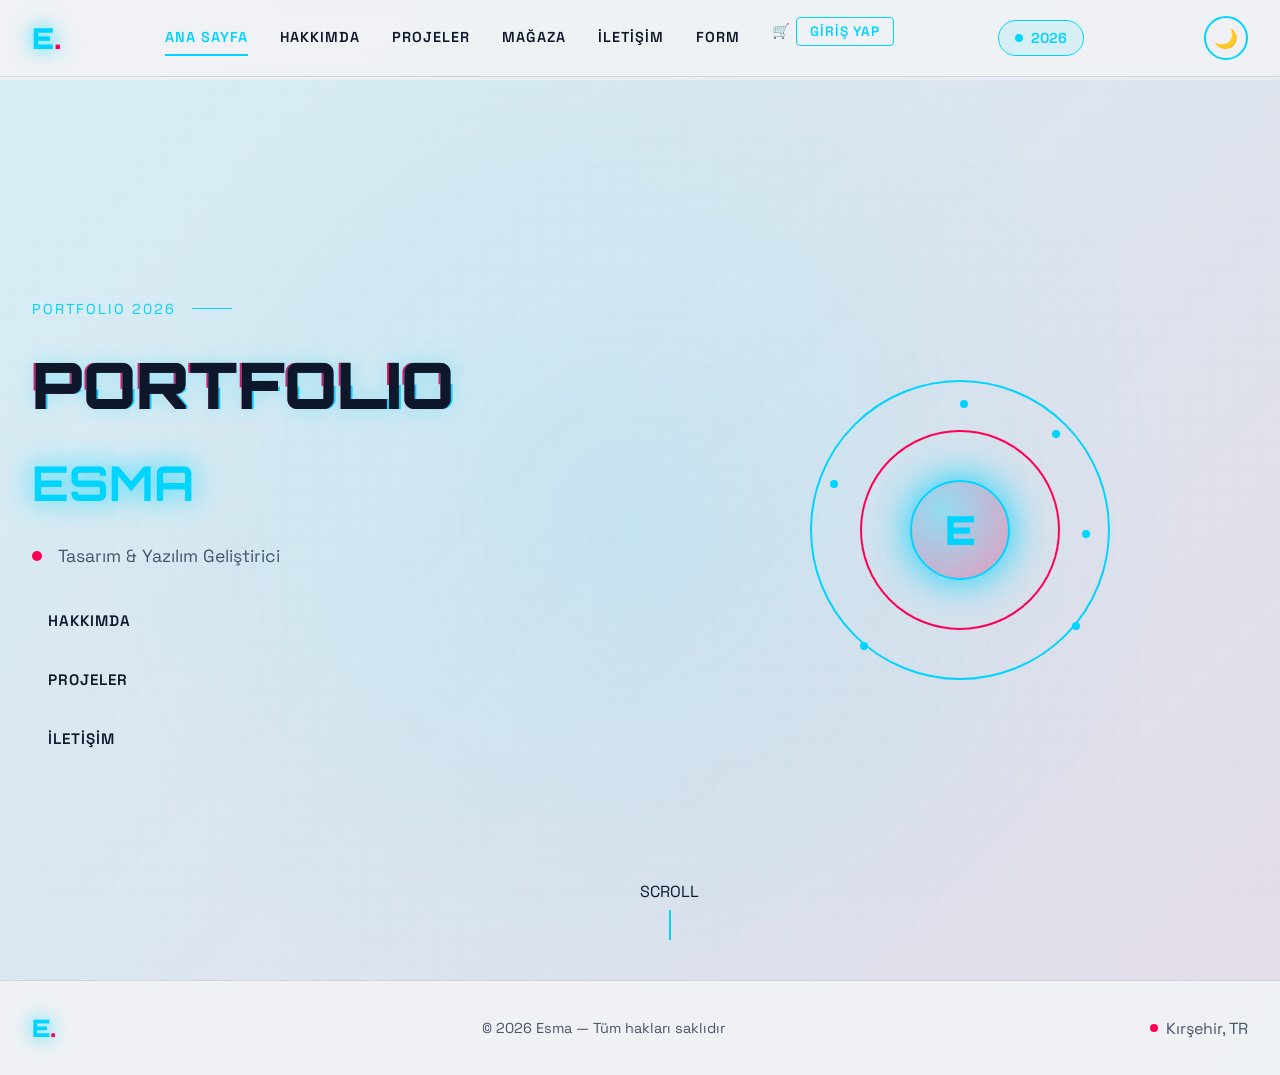
<file: index.html>
<!DOCTYPE html>
<html lang="tr">
<head>
    <meta charset="UTF-8">
    <meta name="viewport" content="width=device-width, initial-scale=1.0">
    <title>Esma | Portfolio 2026</title>
    <meta name="description" content="Esma - Bilgisayar Programcılığı öğrencisi, dijital tasarım ve yazılım geliştirme portfolyosu">
    <link rel="icon" href="favicon.svg" type="image/svg+xml">
    <link rel="preconnect" href="https://fonts.googleapis.com">
    <link rel="preconnect" href="https://fonts.gstatic.com" crossorigin>
    <link href="https://fonts.googleapis.com/css2?family=Orbitron:wght@400;500;600;700;800;900&family=Space+Grotesk:wght@300;400;500;600;700&family=Space+Mono:wght@400;700&display=swap" rel="stylesheet">
    <link rel="stylesheet" href="assests/css/style.css">
</head>
<body>
    <!-- Scanline overlay -->
    <div class="scanline-overlay"></div>

    <!-- Navigation -->
    <nav class="navbar" id="navbar">
        <div class="navbar-container">
            <a href="index.html" class="navbar-logo" style="text-decoration: none;">
                E<span class="logo-dot">.</span>
            </a>

            <!-- Desktop menu -->
            <div class="nav-menu" id="navMenu">
                <a href="index.html" class="nav-link">ANA SAYFA</a>
                <a href="pages/about.html" class="nav-link">HAKKIMDA</a>
                <a href="pages/project.html" class="nav-link">PROJELER</a>
                <a href="pages/shop.html" class="nav-link">MAĞAZA</a>
                <a href="pages/contact.html" class="nav-link">İLETİŞİM</a>
                <a href="pages/form.html" class="nav-link">FORM</a>
            
                <div id="navAuthArea"></div>
                </div>

            <!-- Year badge -->
            <div class="year-badge">
                <span class="pulse-dot"></span>
                2026
            </div>
            <!-- Theme Toggle -->
            <button class="theme-toggle" id="themeToggle" title="Tema Değiştir">☀️</button>
            <!-- Mobile menu button -->
            <button class="mobile-menu-btn" id="mobileMenuBtn" onclick="toggleMobileMenu()">
                <span></span>
                <span></span>
                <span></span>
            </button>
        </div>

        <!-- Mobile menu -->
        <div class="mobile-menu" id="mobileMenu">
            <a href="index.html" class="nav-link">ANA SAYFA</a>
            <a href="pages/about.html" class="nav-link">HAKKIMDA</a>
            <a href="pages/project.html" class="nav-link">PROJELER</a>
            <a href="pages/shop.html" class="nav-link">MAĞAZA</a>
            <a href="pages/contact.html" class="nav-link">İLETİŞİM</a>
            <a href="pages/form.html" class="nav-link">FORM</a>
        </div>
    </nav>

    <!-- Pages Container -->
    <main class="pages-container">
        <!-- PAGE: HOME -->
        <section id="page-home" class="page active">
            <div class="hero-section">
                <div class="hero-bg"></div>
                <div class="hero-overlay"></div>
                <div class="hero-grid"></div>
                
                <div class="hero-content">
                    <div class="hero-left">
                        <div class="hero-tag animate-fade-in-up">
                            <span class="tag-text">PORTFOLIO 2026</span>
                            <div class="tag-line"></div>
                        </div>

                        <h1 class="hero-title glitch-text" data-text="PORTFOLIO">PORTFOLIO</h1>
                        <h2 class="hero-name">ESMA</h2>

                        <div class="hero-role">
                            <span class="role-dot"></span>
                            <span>Tasarım & Yazılım Geliştirici</span>
                        </div>

                        <nav class="hero-menu">
                            <a href="pages/about.html" class="hero-menu-item" style="text-decoration: none; color: inherit;">
                                <span class="menu-line"></span>
                                <span class="menu-text">HAKKIMDA</span>
                            </a>
                            <a href="pages/project.html" class="hero-menu-item" style="text-decoration: none; color: inherit;">
                                <span class="menu-line"></span>
                                <span class="menu-text">PROJELER</span>
                            </a>
                            <a href="pages/contact.html" class="hero-menu-item" style="text-decoration: none; color: inherit;">
                                <span class="menu-line"></span>
                                <span class="menu-text">İLETİŞİM</span>
                            </a>
                        </nav>
                    </div>

                    <div class="hero-right">
                        <div class="rotating-rings">
                            <div class="ring ring-1"></div>
                            <div class="ring ring-2"></div>
                            <div class="center-circle"><span>E</span></div>
                            <div class="floating-dot dot-1"></div>
                            <div class="floating-dot dot-2"></div>
                            <div class="floating-dot dot-3"></div>
                            <div class="floating-dot dot-4"></div>
                            <div class="floating-dot dot-5"></div>
                            <div class="floating-dot dot-6"></div>
                        </div>
                    </div>
                </div>

                <div class="scroll-indicator">
                    <span>SCROLL</span>
                    <div class="scroll-line"></div>
                </div>
            </div>
        </section>
    </main>

    <!-- Footer -->
    <footer class="footer">
        <a href="index.html" class="footer-logo" style="text-decoration: none;">E<span class="logo-dot">.</span></a>
        <p class="footer-text">© 2026 Esma — Tüm hakları saklıdır</p>
        <div class="footer-location">
            <span class="location-dot"></span>
            <span>Kırşehir, TR</span>
        </div>
    </footer>

    <script src="assests/js/script.js"></script>
</body>
</html>
</file>
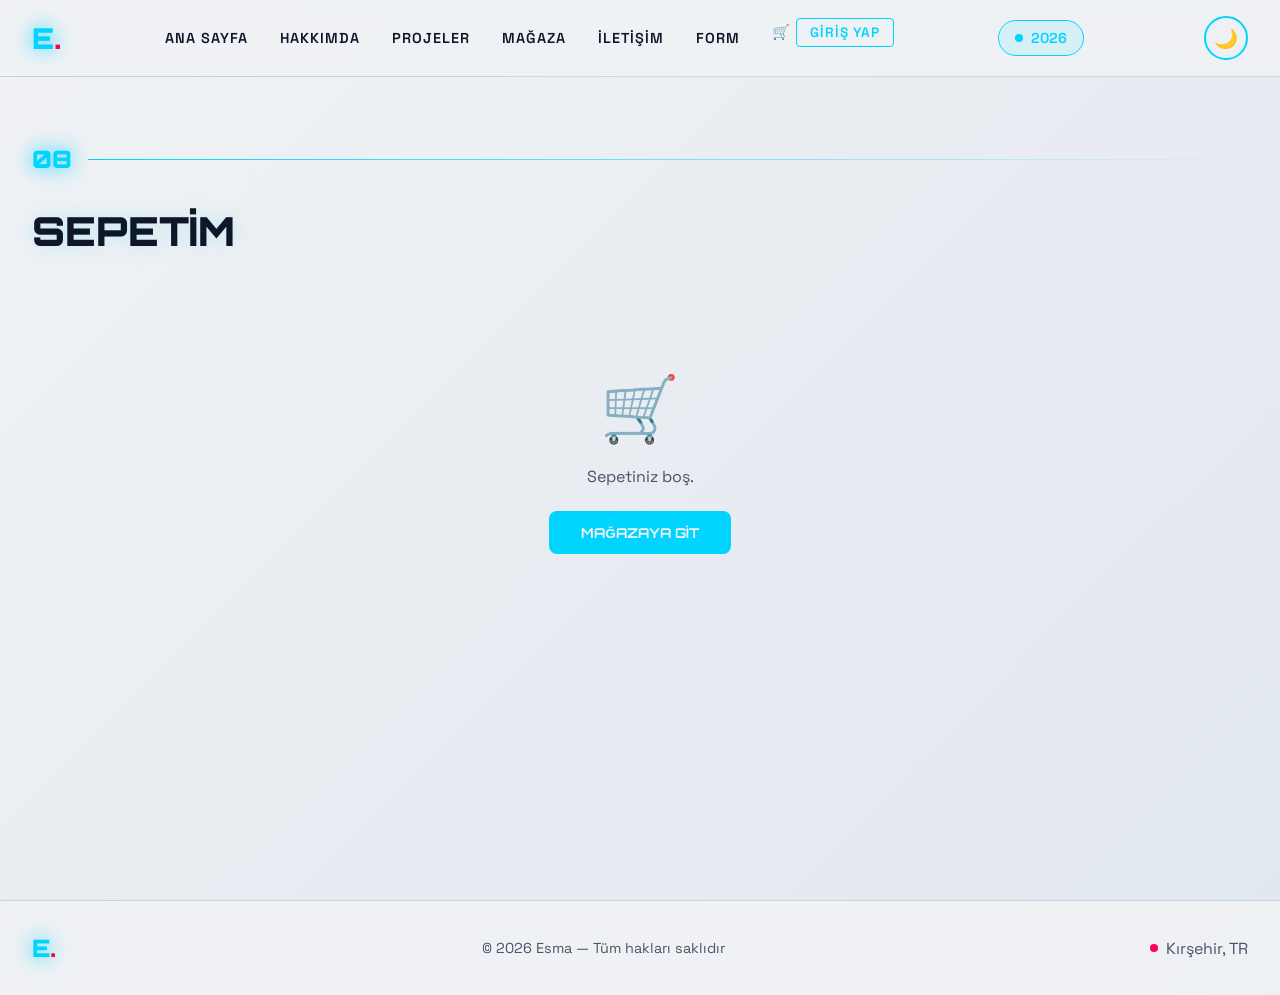
<file: pages/cart.html>
<!DOCTYPE html>
<html lang="tr">
<head>
    <meta charset="UTF-8">
    <meta name="viewport" content="width=device-width, initial-scale=1.0">
    <title>Sepet | Esma Portfolio 2026</title>
    <link rel="icon" href="../favicon.svg" type="image/svg+xml">
    <link rel="preconnect" href="https://fonts.googleapis.com">
    <link rel="preconnect" href="https://fonts.gstatic.com" crossorigin>
    <link href="https://fonts.googleapis.com/css2?family=Orbitron:wght@400;500;600;700;800;900&family=Space+Grotesk:wght@300;400;500;600;700&family=Space+Mono:wght@400;700&display=swap" rel="stylesheet">
    <link rel="stylesheet" href="../assests/css/style.css">
    <style>
        .cart-grid { display: grid; grid-template-columns: 1fr 350px; gap: 2rem; margin-top: 2rem; }
        @media(max-width:900px){ .cart-grid { grid-template-columns: 1fr; } }
        .cart-items-list { display: flex; flex-direction: column; gap: 1rem; }
        .cart-item { display: flex; align-items: center; gap: 1.5rem; background: var(--bg-secondary); border: 2px solid var(--border); border-radius: 12px; padding: 1.2rem; transition: all 0.3s; }
        .cart-item:hover { border-color: var(--primary); }
        .cart-item-img { width: 90px; height: 90px; object-fit: cover; border-radius: 8px; flex-shrink: 0; }
        .cart-item-info { flex: 1; }
        .cart-item-name { font-family: 'Orbitron', sans-serif; font-size: 0.95rem; color: var(--text); margin-bottom: 0.3rem; }
        .cart-item-cat { font-size: 0.8rem; color: var(--primary); margin-bottom: 0.4rem; }
        .cart-item-price { font-size: 1.1rem; font-weight: bold; color: var(--primary); font-family: 'Orbitron', sans-serif; }
        .cart-item-remove { background: transparent; border: 2px solid #ff4444; color: #ff4444; width: 36px; height: 36px; border-radius: 8px; cursor: pointer; font-size: 1rem; transition: all 0.3s; flex-shrink: 0; }
        .cart-item-remove:hover { background: #ff4444; color: #fff; }
        .cart-summary { background: var(--bg-secondary); border: 2px solid var(--border); border-radius: 12px; padding: 1.5rem; position: sticky; top: 90px; height: fit-content; }
        .cart-summary h3 { font-family: 'Orbitron', sans-serif; color: var(--primary); margin-bottom: 1.5rem; font-size: 1rem; }
        .summary-row { display: flex; justify-content: space-between; padding: 0.6rem 0; border-bottom: 1px solid var(--border); font-size: 0.9rem; }
        .summary-row.total { border-bottom: none; font-size: 1.2rem; font-weight: bold; color: var(--primary); font-family: 'Orbitron', sans-serif; margin-top: 0.5rem; }
        .checkout-btn { width: 100%; padding: 1rem; background: var(--primary); color: var(--bg); border: none; border-radius: 8px; font-family: 'Orbitron', sans-serif; font-size: 0.9rem; cursor: pointer; margin-top: 1.5rem; transition: all 0.3s; font-weight: 700; }
        .checkout-btn:hover { opacity: 0.85; transform: translateY(-2px); }
        .checkout-btn:disabled { opacity: 0.4; cursor: not-allowed; transform: none; }
        .empty-cart { text-align: center; padding: 4rem 2rem; color: var(--text-light); }
        .empty-cart .empty-icon { font-size: 4rem; margin-bottom: 1rem; }
        .empty-cart p { margin-bottom: 1.5rem; }
        .go-shop-btn { display: inline-block; padding: 0.8rem 2rem; background: var(--primary); color: var(--bg); text-decoration: none; border-radius: 8px; font-family: 'Orbitron', sans-serif; font-size: 0.85rem; font-weight: 700; transition: all 0.3s; }
        .go-shop-btn:hover { opacity: 0.85; }
    </style>
</head>
<body>
    <div class="scanline-overlay"></div>
    <nav class="navbar" id="navbar">
        <div class="navbar-container">
            <a href="../index.html" class="navbar-logo" style="text-decoration:none;">E<span class="logo-dot">.</span></a>
            <div class="nav-menu" id="navMenu">
                <a href="../index.html" class="nav-link">ANA SAYFA</a>
                <a href="about.html" class="nav-link">HAKKIMDA</a>
                <a href="project.html" class="nav-link">PROJELER</a>
                <a href="shop.html" class="nav-link">MAĞAZA</a>
                <a href="contact.html" class="nav-link">İLETİŞİM</a>
                <a href="form.html" class="nav-link">FORM</a>
                <div id="navAuthArea"></div>
            </div>
            <div class="year-badge"><span class="pulse-dot"></span>2026</div>
            <button class="theme-toggle" id="themeToggle" title="Tema Değiştir">☀️</button>
            <button class="mobile-menu-btn" id="mobileMenuBtn" onclick="toggleMobileMenu()">
                <span></span><span></span><span></span>
            </button>
        </div>
        <div class="mobile-menu" id="mobileMenu">
            <a href="../index.html" class="nav-link">ANA SAYFA</a>
            <a href="about.html" class="nav-link">HAKKIMDA</a>
            <a href="project.html" class="nav-link">PROJELER</a>
            <a href="shop.html" class="nav-link">MAĞAZA</a>
            <a href="contact.html" class="nav-link">İLETİŞİM</a>
            <a href="form.html" class="nav-link">FORM</a>
        </div>
    </nav>

    <main class="pages-container">
        <section id="page-cart" class="page active">
            <div class="section-container">
                <div class="section-header">
                    <span class="section-number">08</span>
                    <div class="section-divider"></div>
                </div>
                <h2 class="section-title">SEPETİM</h2>
                <div id="cartContent"></div>
            </div>
        </section>
    </main>

    <footer class="footer">
        <a href="../index.html" class="footer-logo" style="text-decoration:none;">E<span class="logo-dot">.</span></a>
        <p class="footer-text">© 2026 Esma — Tüm hakları saklıdır</p>
        <div class="footer-location"><span class="location-dot"></span><span>Kırşehir, TR</span></div>
    </footer>

    <script src="../assests/js/script.js"></script>
    <script>
    async function renderCart() {
        const cartIds = JSON.parse(localStorage.getItem('shopCart') || '[]');
        const content = document.getElementById('cartContent');

        if (cartIds.length === 0) {
            content.innerHTML = `
                <div class="empty-cart">
                    <div class="empty-icon">🛒</div>
                    <p>Sepetiniz boş.</p>
                    <a href="shop.html" class="go-shop-btn">MAĞAZAYA GİT</a>
                </div>`;
            return;
        }

        let products = [];
        try {
            const res = await fetch('../data/products.json');
            const data = await res.json();
            products = data.products.filter(p => cartIds.includes(p.id));
        } catch(e) { content.innerHTML = '<p class="no-data">Ürünler yüklenemedi.</p>'; return; }

        const total = products.reduce((sum, p) => sum + p.price, 0);
        const user = JSON.parse(localStorage.getItem('portfolioUser') || 'null');

        content.innerHTML = `
            <div class="cart-grid">
                <div class="cart-items-list">
                    ${products.map(p => `
                        <div class="cart-item" data-id="${p.id}">
                            <img class="cart-item-img" src="${p.image}" alt="${p.name}">
                            <div class="cart-item-info">
                                <p class="cart-item-cat">${p.category}</p>
                                <h3 class="cart-item-name">${p.name}</h3>
                                <p style="font-size:0.85rem;color:var(--text-light);margin-bottom:0.5rem;">${p.description}</p>
                                <span class="cart-item-price">${p.price.toLocaleString('tr-TR')} ₺</span>
                            </div>
                            <button class="cart-item-remove" onclick="removeFromCart(${p.id})" title="Kaldır">✕</button>
                        </div>
                    `).join('')}
                </div>
                <div class="cart-summary">
                    <h3>SİPARİŞ ÖZETİ</h3>
                    ${products.map(p => `
                        <div class="summary-row">
                            <span>${p.name}</span>
                            <span>${p.price.toLocaleString('tr-TR')} ₺</span>
                        </div>
                    `).join('')}
                    <div class="summary-row total">
                        <span>TOPLAM</span>
                        <span>${total.toLocaleString('tr-TR')} ₺</span>
                    </div>
                    ${user
                        ? `<button class="checkout-btn" onclick="goCheckout()">ÖDEMEYE GEÇ →</button>`
                        : `<button class="checkout-btn" onclick="alert('Ödeme yapmak için lütfen önce giriş yapınız.')">GİRİŞ YAP VE ÖDE</button>
                           <p style="text-align:center;font-size:0.8rem;color:var(--text-light);margin-top:0.7rem;"><a href="form.html" style="color:var(--primary);">Giriş Yap</a> veya <a href="form.html" style="color:var(--primary);">Kayıt Ol</a></p>`
                    }
                    <a href="shop.html" style="display:block;text-align:center;margin-top:1rem;font-size:0.85rem;color:var(--text-light);text-decoration:none;">← Alışverişe Devam Et</a>
                </div>
            </div>`;
    }

    function removeFromCart(productId) {
        let cart = JSON.parse(localStorage.getItem('shopCart') || '[]');
        cart = cart.filter(id => id !== productId);
        localStorage.setItem('shopCart', JSON.stringify(cart));
        updateCartBadge();
        renderCart();
    }

    function goCheckout() {
        window.location.href = 'checkout.html';
    }

    renderCart();
    </script>
</body>
</html>
</file>
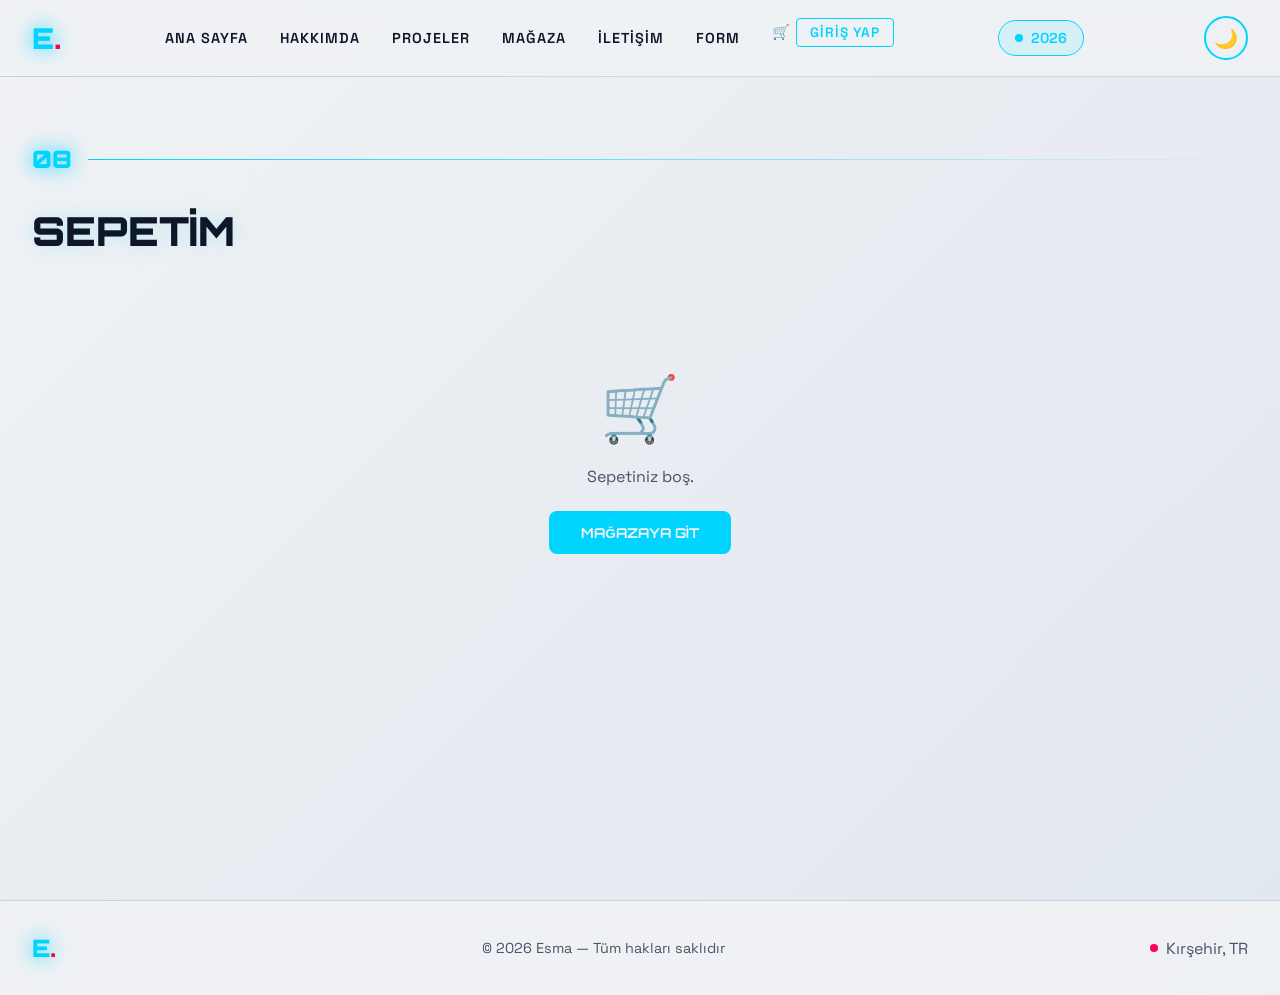
<file: pages/checkout.html>
<!DOCTYPE html>
<html lang="tr">
<head>
    <meta charset="UTF-8">
    <meta name="viewport" content="width=device-width, initial-scale=1.0">
    <title>Ödeme | Esma Portfolio 2026</title>
    <link rel="icon" href="../favicon.svg" type="image/svg+xml">
    <link rel="preconnect" href="https://fonts.googleapis.com">
    <link rel="preconnect" href="https://fonts.gstatic.com" crossorigin>
    <link href="https://fonts.googleapis.com/css2?family=Orbitron:wght@400;500;600;700;800;900&family=Space+Grotesk:wght@300;400;500;600;700&family=Space+Mono:wght@400;700&display=swap" rel="stylesheet">
    <link rel="stylesheet" href="../assests/css/style.css">
    <style>
        .checkout-layout { display: grid; grid-template-columns: 1fr 360px; gap: 2rem; margin-top: 2rem; }
        @media(max-width:900px){ .checkout-layout { grid-template-columns: 1fr; } }
        .checkout-form-box { background: var(--bg-secondary); border: 2px solid var(--border); border-radius: 12px; padding: 2rem; }
        .checkout-form-box h3 { font-family: 'Orbitron', sans-serif; color: var(--primary); margin-bottom: 1.5rem; font-size: 0.95rem; letter-spacing: 2px; }
        .form-row { display: grid; grid-template-columns: 1fr 1fr; gap: 1rem; }
        @media(max-width:600px){ .form-row { grid-template-columns: 1fr; } }
        .card-icons { display: flex; gap: 0.5rem; margin-bottom: 1rem; }
        .card-icon { padding: 0.3rem 0.8rem; border: 1px solid var(--border); border-radius: 4px; font-size: 0.75rem; color: var(--text-light); }
        .order-summary { background: var(--bg-secondary); border: 2px solid var(--border); border-radius: 12px; padding: 1.5rem; position: sticky; top: 90px; height: fit-content; }
        .order-summary h3 { font-family: 'Orbitron', sans-serif; color: var(--primary); margin-bottom: 1.5rem; font-size: 0.95rem; letter-spacing: 2px; }
        .order-item { display: flex; justify-content: space-between; align-items: center; padding: 0.7rem 0; border-bottom: 1px solid var(--border); font-size: 0.9rem; gap: 1rem; }
        .order-item-name { flex: 1; color: var(--text); }
        .order-item-price { color: var(--primary); font-weight: bold; white-space: nowrap; }
        .order-total { display: flex; justify-content: space-between; padding: 1rem 0 0; font-size: 1.2rem; font-weight: bold; font-family: 'Orbitron', sans-serif; color: var(--primary); }
        .pay-btn { width: 100%; padding: 1rem; background: var(--primary); color: var(--bg); border: none; border-radius: 8px; font-family: 'Orbitron', sans-serif; font-size: 0.9rem; cursor: pointer; margin-top: 1.5rem; transition: all 0.3s; font-weight: 700; }
        .pay-btn:hover { opacity: 0.85; transform: translateY(-2px); }
        .security-note { text-align: center; font-size: 0.8rem; color: var(--text-light); margin-top: 1rem; }
        .success-overlay { display: none; text-align: center; padding: 3rem 2rem; }
        .success-overlay.active { display: block; }
        .success-overlay .big-check { font-size: 5rem; margin-bottom: 1rem; }
        .success-overlay h2 { font-family: 'Orbitron', sans-serif; color: var(--primary); margin-bottom: 1rem; }
        .success-overlay p { color: var(--text-light); margin-bottom: 0.5rem; }
        .input-card { font-family: 'Space Mono', monospace; letter-spacing: 2px; }
    </style>
</head>
<body>
    <div class="scanline-overlay"></div>
    <nav class="navbar" id="navbar">
        <div class="navbar-container">
            <a href="../index.html" class="navbar-logo" style="text-decoration:none;">E<span class="logo-dot">.</span></a>
            <div class="nav-menu" id="navMenu">
                <a href="../index.html" class="nav-link">ANA SAYFA</a>
                <a href="shop.html" class="nav-link">MAĞAZA</a>
                <a href="cart.html" class="nav-link">SEPETİM</a>
                <div id="navAuthArea"></div>
            </div>
            <div class="year-badge"><span class="pulse-dot"></span>2026</div>
            <button class="theme-toggle" id="themeToggle" title="Tema Değiştir">☀️</button>
            <button class="mobile-menu-btn" id="mobileMenuBtn" onclick="toggleMobileMenu()">
                <span></span><span></span><span></span>
            </button>
        </div>
        <div class="mobile-menu" id="mobileMenu">
            <a href="../index.html" class="nav-link">ANA SAYFA</a>
            <a href="shop.html" class="nav-link">MAĞAZA</a>
            <a href="cart.html" class="nav-link">SEPETİM</a>
        </div>
    </nav>

    <main class="pages-container">
        <section id="page-checkout" class="page active">
            <div class="section-container">
                <div class="section-header">
                    <span class="section-number">09</span>
                    <div class="section-divider"></div>
                </div>
                <h2 class="section-title">ÖDEME</h2>

                <div id="checkoutMain">
                    <div class="checkout-layout">
                        <!-- Sol: Form -->
                        <div>
                            <div class="checkout-form-box" style="margin-bottom:1.5rem;">
                                <h3>// KİŞİSEL BİLGİLER</h3>
                                <div class="form-row">
                                    <div class="form-group">
                                        <label>Ad *</label>
                                        <input type="text" id="ck_name" placeholder="Adınız" required>
                                    </div>
                                    <div class="form-group">
                                        <label>Soyad *</label>
                                        <input type="text" id="ck_surname" placeholder="Soyadınız" required>
                                    </div>
                                </div>
                                <div class="form-group">
                                    <label>E-Posta *</label>
                                    <input type="email" id="ck_email" placeholder="E-posta adresiniz" required>
                                </div>
                                <div class="form-group">
                                    <label>Telefon</label>
                                    <input type="tel" id="ck_phone" placeholder="05xx xxx xx xx">
                                </div>
                            </div>

                            <div class="checkout-form-box">
                                <h3>// KART BİLGİLERİ</h3>
                                <div class="card-icons">
                                    <span class="card-icon">VISA</span>
                                    <span class="card-icon">MC</span>
                                    <span class="card-icon">TROY</span>
                                </div>
                                <div class="form-group">
                                    <label>Kart Üzerindeki İsim *</label>
                                    <input type="text" id="ck_card_name" placeholder="AD SOYAD" style="text-transform:uppercase">
                                </div>
                                <div class="form-group">
                                    <label>Kart Numarası *</label>
                                    <input type="text" id="ck_card_num" class="input-card" placeholder="0000 0000 0000 0000" maxlength="19" oninput="formatCardNum(this)">
                                </div>
                                <div class="form-row">
                                    <div class="form-group">
                                        <label>Son Kullanma Tarihi *</label>
                                        <input type="text" id="ck_expiry" class="input-card" placeholder="AA / YY" maxlength="7" oninput="formatExpiry(this)">
                                    </div>
                                    <div class="form-group">
                                        <label>CVV *</label>
                                        <input type="password" id="ck_cvv" class="input-card" placeholder="•••" maxlength="4">
                                    </div>
                                </div>
                                <p class="security-note">🔒 256-bit SSL şifreleme ile güvenli ödeme (Demo amaçlı)</p>
                            </div>
                        </div>

                        <!-- Sağ: Özet -->
                        <div class="order-summary">
                            <h3>// SİPARİŞ ÖZETİ</h3>
                            <div id="orderItems"></div>
                            <div class="order-total">
                                <span>TOPLAM</span>
                                <span id="orderTotal">0 ₺</span>
                            </div>
                            <button class="pay-btn" onclick="processPayment()">ÖDEMEYİ TAMAMLA →</button>
                            <a href="cart.html" style="display:block;text-align:center;margin-top:1rem;font-size:0.85rem;color:var(--text-light);text-decoration:none;">← Sepete Dön</a>
                        </div>
                    </div>
                </div>

                <!-- Başarı mesajı -->
                <div class="success-overlay" id="paySuccess">
                    <div class="big-check">✅</div>
                    <h2>ÖDEME BAŞARILI!</h2>
                    <p>Siparişiniz alındı. Teşekkür ederiz!</p>
                    <p style="color:var(--primary);font-family:'Orbitron',sans-serif;" id="successOrderNum"></p>
                    <p style="margin-top:0.5rem;">Sipariş detayları e-posta adresinize gönderildi.</p>
                    <div style="margin-top:2rem;display:flex;gap:1rem;justify-content:center;flex-wrap:wrap;">
                        <a href="shop.html" class="go-shop-btn" style="display:inline-block;padding:0.8rem 2rem;background:var(--primary);color:var(--bg);text-decoration:none;border-radius:8px;font-family:'Orbitron',sans-serif;font-size:0.85rem;font-weight:700;">MAĞAZAYA DÖN</a>
                        <a href="../index.html" style="display:inline-block;padding:0.8rem 2rem;border:2px solid var(--border);color:var(--text);text-decoration:none;border-radius:8px;font-family:'Orbitron',sans-serif;font-size:0.85rem;">ANA SAYFA</a>
                    </div>
                </div>
            </div>
        </section>
    </main>

    <footer class="footer">
        <a href="../index.html" class="footer-logo" style="text-decoration:none;">E<span class="logo-dot">.</span></a>
        <p class="footer-text">© 2026 Esma — Tüm hakları saklıdır</p>
        <div class="footer-location"><span class="location-dot"></span><span>Kırşehir, TR</span></div>
    </footer>

    <script src="../assests/js/script.js"></script>
    <script>
    // Giriş kontrolü
    const user = JSON.parse(localStorage.getItem('portfolioUser') || 'null');
    if (!user) {
        alert('Ödeme sayfasına erişmek için giriş yapmanız gerekmektedir.');
        window.location.href = 'form.html';
    } else {
        document.getElementById('ck_name').value = user.username || '';
        document.getElementById('ck_email').value = user.email || '';
    }

    function formatCardNum(el) {
        let v = el.value.replace(/\D/g, '').substring(0, 16);
        el.value = v.replace(/(.{4})/g, '$1 ').trim();
    }
    function formatExpiry(el) {
        let v = el.value.replace(/\D/g, '').substring(0, 4);
        if (v.length > 2) v = v.slice(0, 2) + ' / ' + v.slice(2);
        el.value = v;
    }

    async function loadOrderSummary() {
        const cartIds = JSON.parse(localStorage.getItem('shopCart') || '[]');
        if (!cartIds.length) { window.location.href = 'cart.html'; return; }
        const res = await fetch('../data/products.json');
        const data = await res.json();
        const products = data.products.filter(p => cartIds.includes(p.id));
        const total = products.reduce((s, p) => s + p.price, 0);
        document.getElementById('orderItems').innerHTML = products.map(p =>
            `<div class="order-item"><span class="order-item-name">${p.name}</span><span class="order-item-price">${p.price.toLocaleString('tr-TR')} ₺</span></div>`
        ).join('');
        document.getElementById('orderTotal').textContent = total.toLocaleString('tr-TR') + ' ₺';
    }

    function processPayment() {
        const name = document.getElementById('ck_name').value.trim();
        const email = document.getElementById('ck_email').value.trim();
        const cardName = document.getElementById('ck_card_name').value.trim();
        const cardNum = document.getElementById('ck_card_num').value.replace(/\s/g,'');
        const expiry = document.getElementById('ck_expiry').value.trim();
        const cvv = document.getElementById('ck_cvv').value.trim();

        if (!name || !email || !cardName || cardNum.length < 16 || expiry.length < 7 || cvv.length < 3) {
            alert('Lütfen tüm zorunlu alanları eksiksiz doldurunuz.');
            return;
        }

        // Demo ödeme simülasyonu
        const btn = document.querySelector('.pay-btn');
        btn.disabled = true;
        btn.textContent = 'İŞLENİYOR...';

        setTimeout(() => {
            // Sepeti temizle
            localStorage.setItem('shopCart', '[]');
            updateCartBadge();

            // Sipariş numarası
            const orderNum = 'ESM-' + Date.now().toString().slice(-6);

            // Sipariş geçmişine ekle
            const orders = JSON.parse(localStorage.getItem('portfolioOrders') || '[]');
            orders.push({ orderNum, date: new Date().toLocaleString('tr-TR'), email });
            localStorage.setItem('portfolioOrders', JSON.stringify(orders));

            document.getElementById('checkoutMain').style.display = 'none';
            const s = document.getElementById('paySuccess');
            s.classList.add('active');
            document.getElementById('successOrderNum').textContent = 'Sipariş No: ' + orderNum;
        }, 2000);
    }

    loadOrderSummary();
    </script>
</body>
</html>
</file>
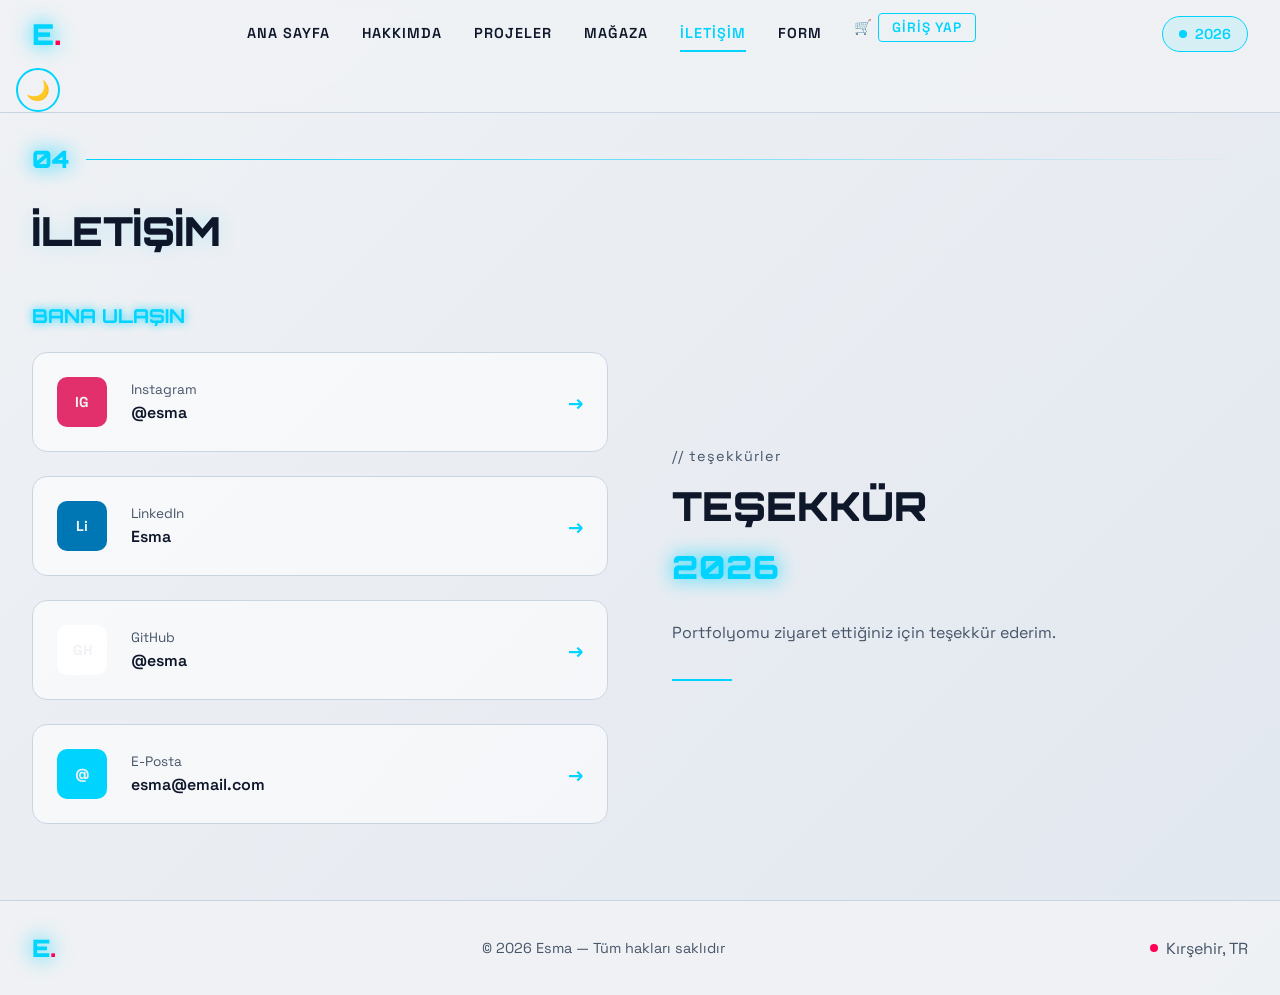
<file: pages/contact.html>
<!DOCTYPE html>
<html lang="tr">
<head>
    <meta charset="UTF-8">
    <meta name="viewport" content="width=device-width, initial-scale=1.0">
    <title>İletişim | Esma Portfolio 2026</title>
    <link rel="icon" href="../favicon.svg" type="image/svg+xml">
    <link rel="preconnect" href="https://fonts.googleapis.com">
    <link rel="preconnect" href="https://fonts.gstatic.com" crossorigin>
    <link href="https://fonts.googleapis.com/css2?family=Orbitron:wght@400;500;600;700;800;900&family=Space+Grotesk:wght@300;400;500;600;700&family=Space+Mono:wght@400;700&display=swap" rel="stylesheet">
    <link rel="stylesheet" href="../assests/css/style.css">
</head>
<body>
    <div class="scanline-overlay"></div>

    <nav class="navbar" id="navbar">
        <div class="navbar-container">
            <a href="../index.html" class="navbar-logo" style="text-decoration: none;">
                E<span class="logo-dot">.</span>
            </a>
            <div class="nav-menu" id="navMenu">
                <a href="../index.html" class="nav-link">ANA SAYFA</a>
                <a href="about.html" class="nav-link">HAKKIMDA</a>
                <a href="project.html" class="nav-link">PROJELER</a>
                <a href="shop.html" class="nav-link">MAĞAZA</a>
                <a href="contact.html" class="nav-link">İLETİŞİM</a>
                <a href="form.html" class="nav-link">FORM</a>
            
                <div id="navAuthArea"></div>
                </div>
            <div class="year-badge">
                <span class="pulse-dot"></span>
                2026
            </div>
            <button class="mobile-menu-btn" id="mobileMenuBtn" onclick="toggleMobileMenu()">
                <span></span>
                <span></span>
                <span></span>
            </button>
        </div>
                    <!-- Theme Toggle -->
            <button class="theme-toggle" id="themeToggle" title="Tema Değiştir">☀️</button>
        <div class="mobile-menu" id="mobileMenu">
            <a href="../index.html" class="nav-link">ANA SAYFA</a>
            <a href="about.html" class="nav-link">HAKKIMDA</a>
            <a href="project.html" class="nav-link">PROJELER</a>
            <a href="shop.html" class="nav-link">MAĞAZA</a>
            <a href="contact.html" class="nav-link">İLETİŞİM</a>
            <a href="form.html" class="nav-link">FORM</a>
        </div>
    </nav>

    <main class="pages-container">
        <section id="page-contact" class="page active">
            <div class="section-container">
                <div class="section-header">
                    <span class="section-number">04</span>
                    <div class="section-divider"></div>
                </div>
                <h2 class="section-title">İLETİŞİM</h2>

                <div class="contact-grid">
                    <div class="contact-left">
                        <h3 class="contact-subtitle">BANA ULAŞIN</h3>
                        
                        <a href="#" class="social-link">
                            <div class="social-icon" style="--social-color: #E1306C;">IG</div>
                            <div class="social-info">
                                <p class="social-platform">Instagram</p>
                                <p class="social-handle">@esma</p>
                            </div>
                            <span class="social-arrow">→</span>
                        </a>

                        <a href="#" class="social-link">
                            <div class="social-icon" style="--social-color: #0077B5;">Li</div>
                            <div class="social-info">
                                <p class="social-platform">LinkedIn</p>
                                <p class="social-handle">Esma</p>
                            </div>
                            <span class="social-arrow">→</span>
                        </a>

                        <a href="#" class="social-link">
                            <div class="social-icon" style="--social-color: #ffffff;">GH</div>
                            <div class="social-info">
                                <p class="social-platform">GitHub</p>
                                <p class="social-handle">@esma</p>
                            </div>
                            <span class="social-arrow">→</span>
                        </a>

                        <a href="mailto:esma@email.com" class="social-link">
                            <div class="social-icon" style="--social-color: #00d4ff;">@</div>
                            <div class="social-info">
                                <p class="social-platform">E-Posta</p>
                                <p class="social-handle">esma@email.com</p>
                            </div>
                            <span class="social-arrow">→</span>
                        </a>
                    </div>

                    <div class="contact-right">
                        <p class="thank-you-label">// teşekkürler</p>
                        <h2 class="thank-you-text">TEŞEKKÜR</h2>
                        <h2 class="thank-you-year">2026</h2>
                        <p class="thank-you-message">Portfolyomu ziyaret ettiğiniz için teşekkür ederim.</p>
                        <div class="thank-you-line"></div>
                    </div>
                </div>
            </div>
        </section>
    </main>

    <footer class="footer">
        <a href="../index.html" class="footer-logo" style="text-decoration: none;">E<span class="logo-dot">.</span></a>
        <p class="footer-text">© 2026 Esma — Tüm hakları saklıdır</p>
        <div class="footer-location">
            <span class="location-dot"></span>
            <span>Kırşehir, TR</span>
        </div>
    </footer>

    <script src="../assests/js/script.js"></script>
</body>
</html>
</file>
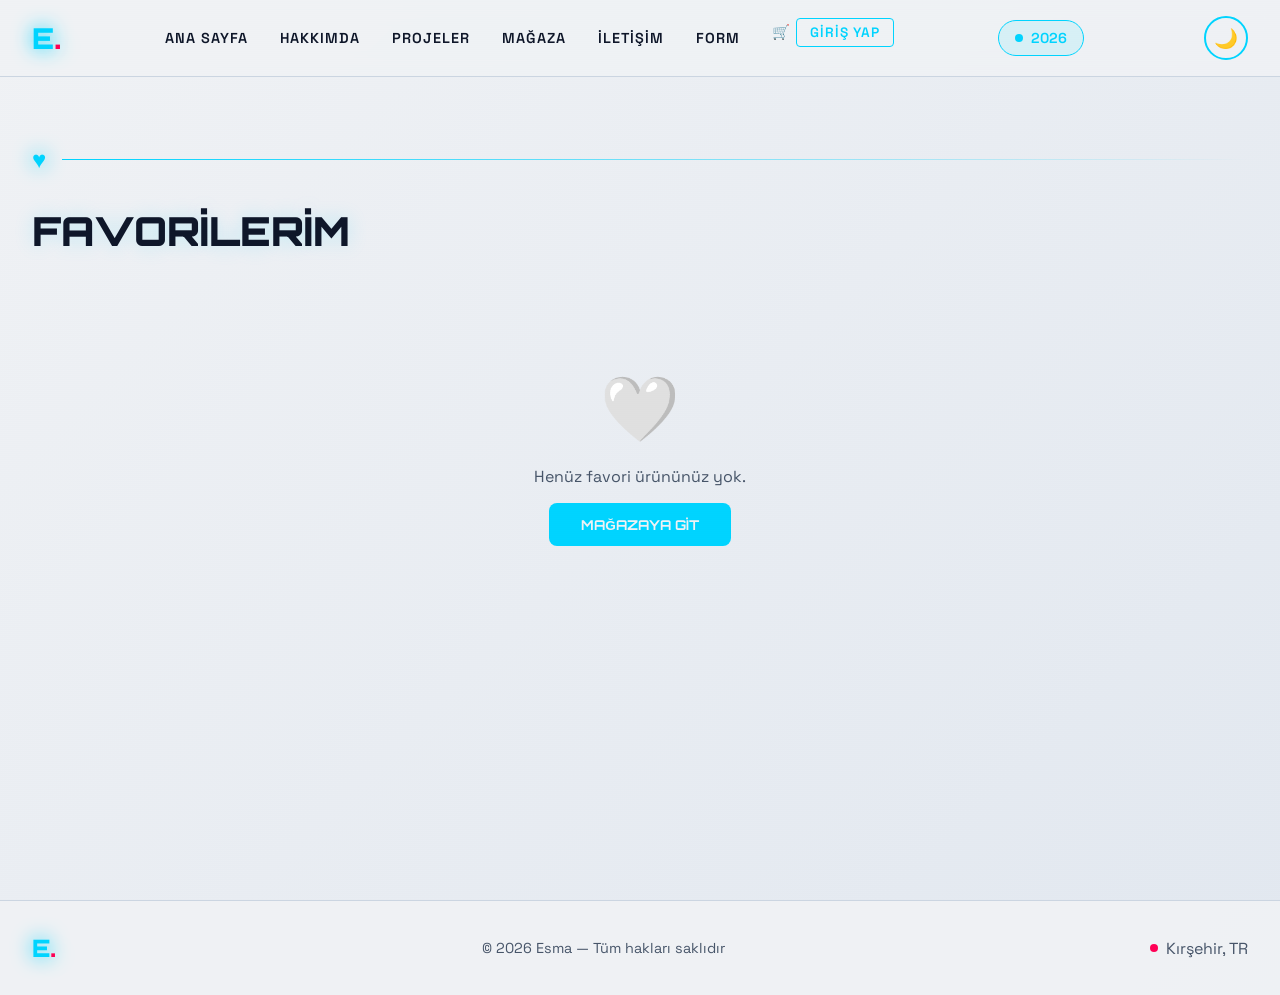
<file: pages/favorites.html>
<!DOCTYPE html>
<html lang="tr">
<head>
    <meta charset="UTF-8">
    <meta name="viewport" content="width=device-width, initial-scale=1.0">
    <title>Favorilerim | Esma Portfolio 2026</title>
    <link rel="icon" href="../favicon.svg" type="image/svg+xml">
    <link rel="preconnect" href="https://fonts.googleapis.com">
    <link rel="preconnect" href="https://fonts.gstatic.com" crossorigin>
    <link href="https://fonts.googleapis.com/css2?family=Orbitron:wght@400;500;600;700;800;900&family=Space+Grotesk:wght@300;400;500;600;700&family=Space+Mono:wght@400;700&display=swap" rel="stylesheet">
    <link rel="stylesheet" href="../assests/css/style.css">
    <style>
        .products-grid { display: grid; grid-template-columns: repeat(auto-fill, minmax(280px,1fr)); gap: 2rem; margin-top: 2rem; }
        .product-card { border: 2px solid var(--border); border-radius: 12px; overflow: hidden; transition: all 0.3s; background: var(--bg-secondary); }
        .product-card:hover { border-color: var(--primary); transform: translateY(-5px); box-shadow: 0 10px 30px rgba(0,255,255,0.2); }
        .product-image { position: relative; width: 100%; height: 200px; overflow: hidden; }
        .product-image img { width: 100%; height: 100%; object-fit: cover; transition: transform 0.3s; }
        .product-card:hover .product-image img { transform: scale(1.05); }
        .fav-btn { position: absolute; top: 10px; right: 10px; background: rgba(0,0,0,0.6); border: none; width: 40px; height: 40px; border-radius: 50%; cursor: pointer; font-size: 1.5rem; display: flex; align-items: center; justify-content: center; transition: all 0.3s; }
        .fav-btn:hover { background: rgba(255,68,68,0.8); }
        .product-info { padding: 1.5rem; }
        .product-category { display: inline-block; padding: 0.3rem 0.8rem; background: rgba(0,255,255,0.1); color: var(--primary); border-radius: 4px; font-size: 0.8rem; margin-bottom: 0.5rem; }
        .product-name { font-size: 1.1rem; margin: 0.5rem 0; color: var(--text); font-family: 'Orbitron', sans-serif; }
        .product-description { font-size: 0.9rem; color: var(--text-light); margin-bottom: 1rem; line-height: 1.4; }
        .product-footer { display: flex; justify-content: space-between; align-items: center; margin-top: 1rem; padding-top: 1rem; border-top: 1px solid var(--border); }
        .product-price { font-size: 1.2rem; color: var(--primary); font-weight: bold; font-family: 'Orbitron', sans-serif; }
        .add-to-cart-btn { padding: 0.5rem 1rem; background: var(--primary); color: var(--bg); border: none; border-radius: 6px; cursor: pointer; font-family: 'Space Grotesk', sans-serif; font-weight: 600; transition: all 0.3s; }
        .add-to-cart-btn:hover { opacity: 0.85; transform: scale(1.05); }
        .empty-favs { text-align: center; padding: 4rem 2rem; color: var(--text-light); }
        .empty-favs .empty-icon { font-size: 4rem; margin-bottom: 1rem; }
    </style>
</head>
<body>
    <div class="scanline-overlay"></div>
    <nav class="navbar" id="navbar">
        <div class="navbar-container">
            <a href="../index.html" class="navbar-logo" style="text-decoration:none;">E<span class="logo-dot">.</span></a>
            <div class="nav-menu" id="navMenu">
                <a href="../index.html" class="nav-link">ANA SAYFA</a>
                <a href="about.html" class="nav-link">HAKKIMDA</a>
                <a href="project.html" class="nav-link">PROJELER</a>
                <a href="shop.html" class="nav-link">MAĞAZA</a>
                <a href="contact.html" class="nav-link">İLETİŞİM</a>
                <a href="form.html" class="nav-link">FORM</a>
                <div id="navAuthArea"></div>
            </div>
            <div class="year-badge"><span class="pulse-dot"></span>2026</div>
            <button class="theme-toggle" id="themeToggle" title="Tema Değiştir">☀️</button>
            <button class="mobile-menu-btn" id="mobileMenuBtn" onclick="toggleMobileMenu()">
                <span></span><span></span><span></span>
            </button>
        </div>
        <div class="mobile-menu" id="mobileMenu">
            <a href="../index.html" class="nav-link">ANA SAYFA</a>
            <a href="about.html" class="nav-link">HAKKIMDA</a>
            <a href="project.html" class="nav-link">PROJELER</a>
            <a href="shop.html" class="nav-link">MAĞAZA</a>
            <a href="contact.html" class="nav-link">İLETİŞİM</a>
            <a href="form.html" class="nav-link">FORM</a>
        </div>
    </nav>

    <main class="pages-container">
        <section class="page active">
            <div class="section-container">
                <div class="section-header">
                    <span class="section-number">♥</span>
                    <div class="section-divider"></div>
                </div>
                <h2 class="section-title">FAVORİLERİM</h2>
                <div id="favsGrid" class="products-grid"><p class="no-data">Yükleniyor...</p></div>
            </div>
        </section>
    </main>

    <footer class="footer">
        <a href="../index.html" class="footer-logo" style="text-decoration:none;">E<span class="logo-dot">.</span></a>
        <p class="footer-text">© 2026 Esma — Tüm hakları saklıdır</p>
        <div class="footer-location"><span class="location-dot"></span><span>Kırşehir, TR</span></div>
    </footer>

    <script src="../assests/js/script.js"></script>
    <script>
    let allProducts = [];
    let favorites = JSON.parse(localStorage.getItem('shopFavorites') || '[]');

    async function renderFavorites() {
        const grid = document.getElementById('favsGrid');
        try {
            const res = await fetch('../data/products.json');
            const data = await res.json();
            allProducts = data.products;
        } catch(e) {
            grid.innerHTML = '<p class="no-data">Ürünler yüklenemedi.</p>';
            return;
        }

        const favProducts = allProducts.filter(p => favorites.includes(p.id));
        if (!favProducts.length) {
            grid.innerHTML = `
                <div class="empty-favs" style="grid-column:1/-1">
                    <div class="empty-icon">🤍</div>
                    <p>Henüz favori ürününüz yok.</p>
                    <a href="shop.html" style="display:inline-block;margin-top:1rem;padding:0.8rem 2rem;background:var(--primary);color:var(--bg);text-decoration:none;border-radius:8px;font-family:'Orbitron',sans-serif;font-size:0.85rem;font-weight:700;">MAĞAZAYA GİT</a>
                </div>`;
            return;
        }

        grid.innerHTML = favProducts.map(p => `
            <div class="product-card">
                <div class="product-image">
                    <img src="${p.image}" alt="${p.name}">
                    <button class="fav-btn" onclick="removeFav(${p.id})" title="Favorilerden Çıkar">❤️</button>
                </div>
                <div class="product-info">
                    <span class="product-category">${p.category}</span>
                    <h3 class="product-name">${p.name}</h3>
                    <p class="product-description">${p.description}</p>
                    <div class="product-footer">
                        <span class="product-price">${p.price.toLocaleString('tr-TR')} ₺</span>
                        <button class="add-to-cart-btn" onclick="addToCartFromFav(${p.id})">Sepete Ekle</button>
                    </div>
                </div>
            </div>
        `).join('');
    }

    function removeFav(id) {
        favorites = favorites.filter(f => f !== id);
        localStorage.setItem('shopFavorites', JSON.stringify(favorites));
        renderFavorites();
    }

    function addToCartFromFav(id) {
        let cart = JSON.parse(localStorage.getItem('shopCart') || '[]');
        if (!cart.includes(id)) { cart.push(id); localStorage.setItem('shopCart', JSON.stringify(cart)); }
        updateCartBadge();
        const p = allProducts.find(x => x.id === id);
        if(p) showToast(`${p.name} sepete eklendi! 🛒`);
    }

    renderFavorites();
    </script>
</body>
</html>
</file>
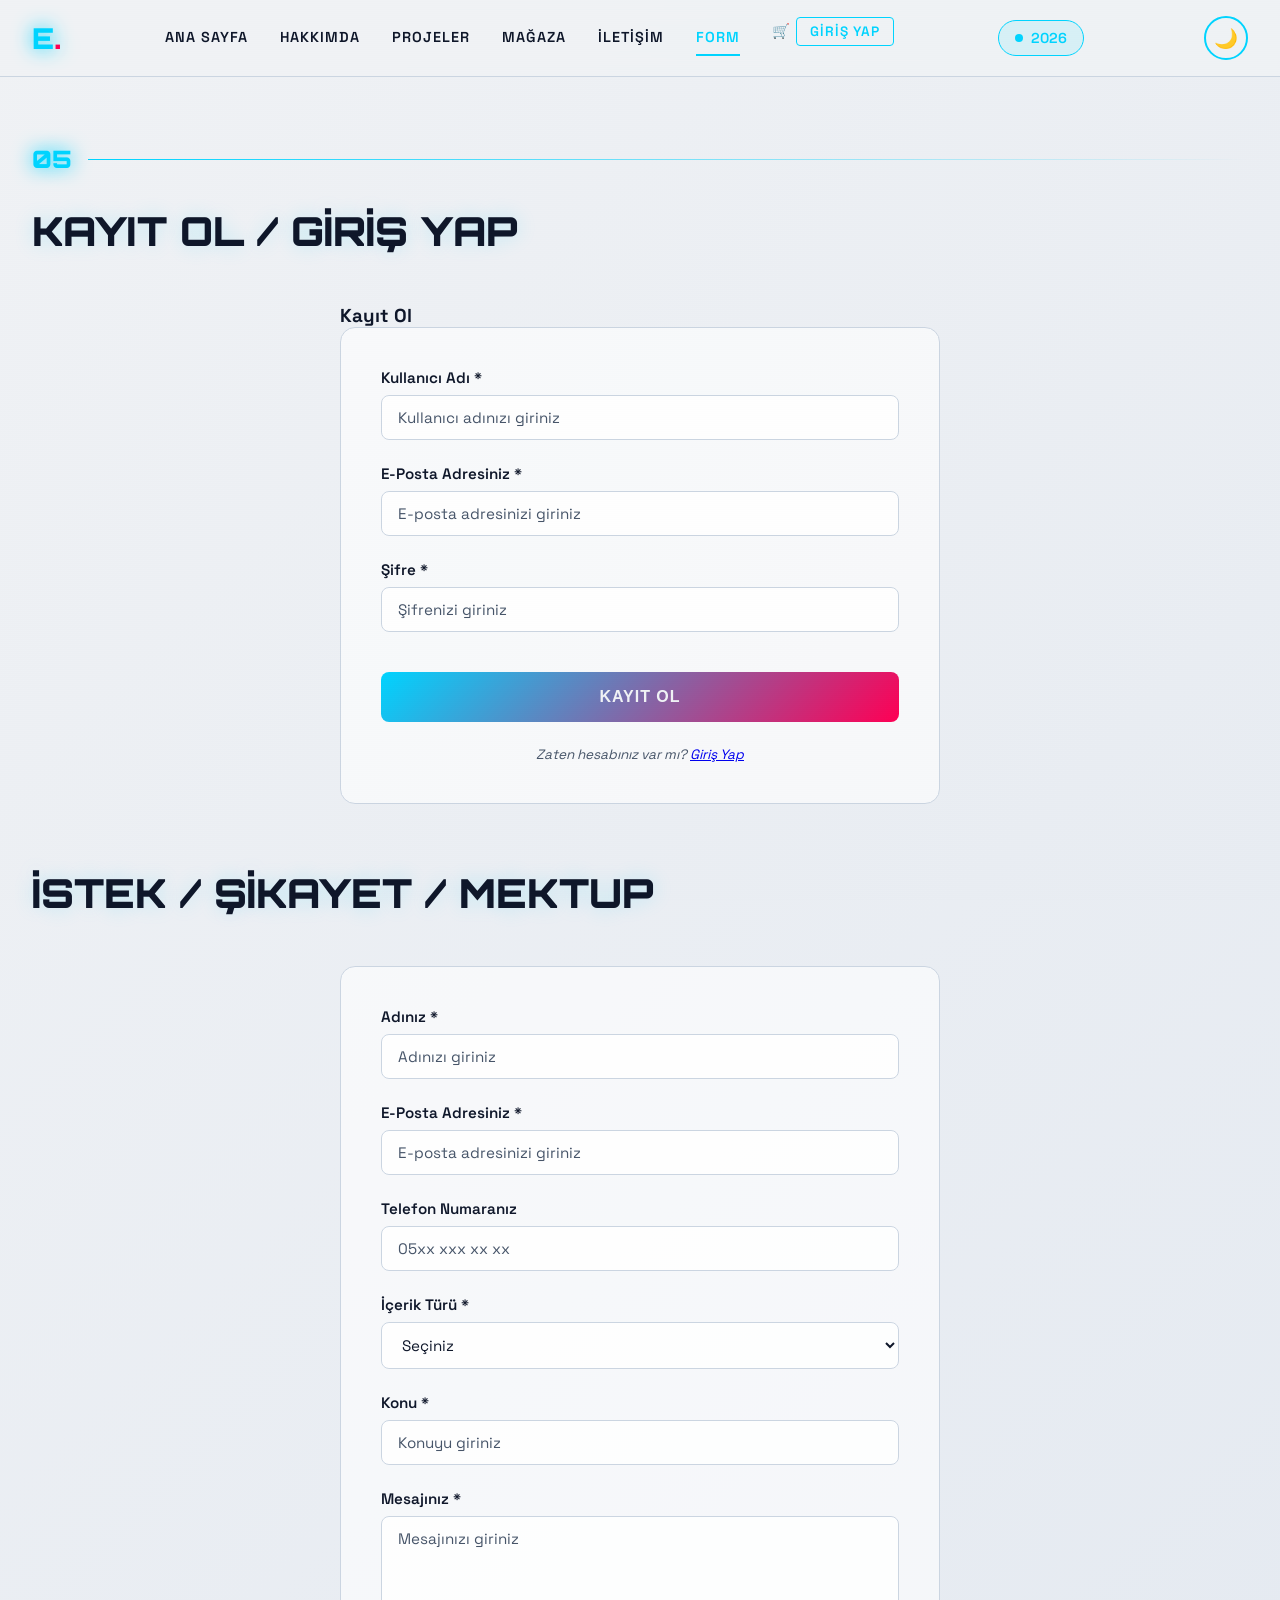
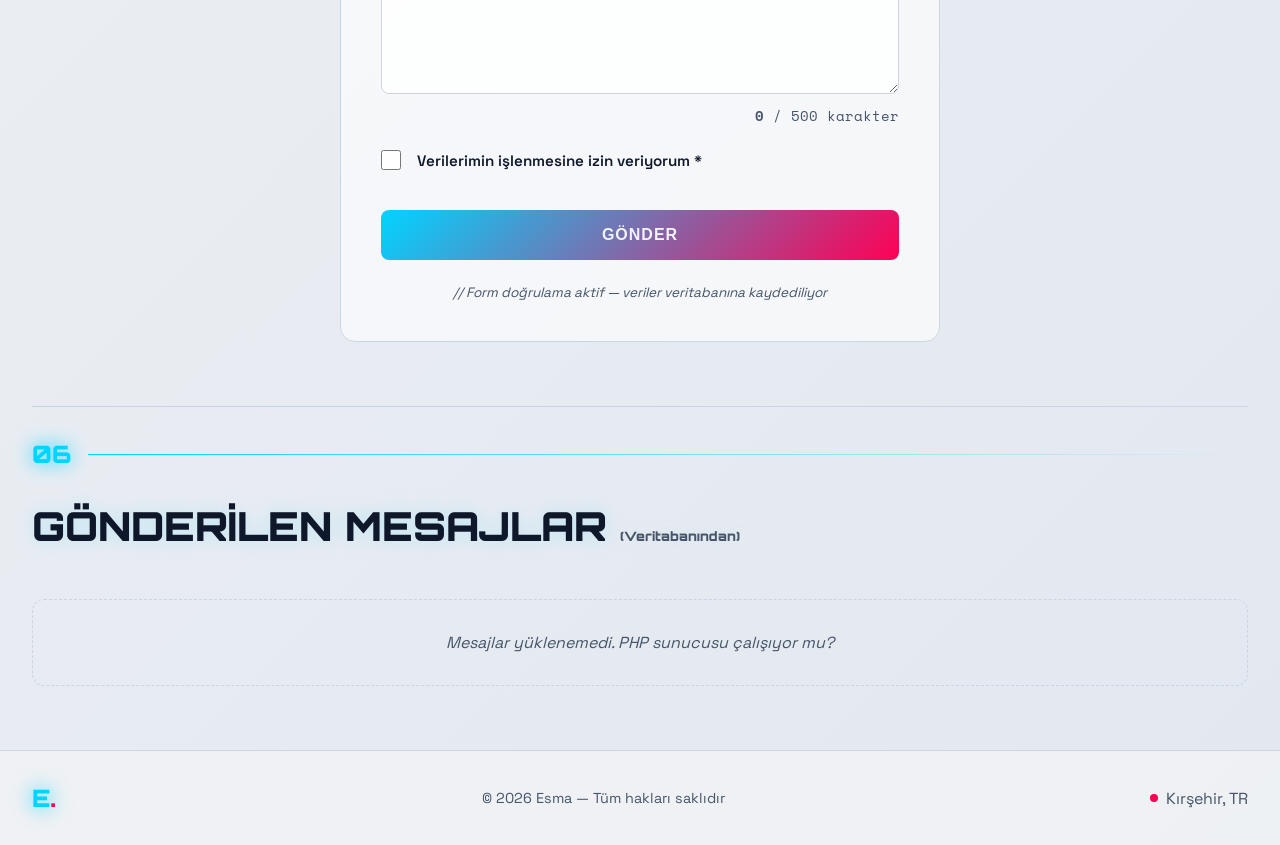
<file: pages/form.html>
<!DOCTYPE html>
<html lang="tr">
<head>
    <meta charset="UTF-8">
    <meta name="viewport" content="width=device-width, initial-scale=1.0">
    <title>Form | Esma Portfolio 2026</title>
    <link rel="icon" href="../favicon.svg" type="image/svg+xml">
    <link rel="preconnect" href="https://fonts.googleapis.com">
    <link rel="preconnect" href="https://fonts.gstatic.com" crossorigin>
    <link href="https://fonts.googleapis.com/css2?family=Orbitron:wght@400;500;600;700;800;900&family=Space+Grotesk:wght@300;400;500;600;700&family=Space+Mono:wght@400;700&display=swap" rel="stylesheet">
    <link rel="stylesheet" href="../assests/css/style.css">
</head>
<body>
    <div class="scanline-overlay"></div>

    <nav class="navbar" id="navbar">
        <div class="navbar-container">
            <a href="../index.html" class="navbar-logo" style="text-decoration: none;">
                E<span class="logo-dot">.</span>
            </a>
            <div class="nav-menu" id="navMenu">
                <a href="../index.html" class="nav-link">ANA SAYFA</a>
                <a href="about.html" class="nav-link">HAKKIMDA</a>
                <a href="project.html" class="nav-link">PROJELER</a>
                <a href="shop.html" class="nav-link">MAĞAZA</a>
                <a href="contact.html" class="nav-link">İLETİŞİM</a>
                <a href="form.html" class="nav-link">FORM</a>
            
                <div id="navAuthArea"></div>
                </div>
            <div class="year-badge">
                <span class="pulse-dot"></span>
                2026
            </div>
            <button class="theme-toggle" id="themeToggle" title="Tema Değiştir">☀️</button>
            <button class="mobile-menu-btn" id="mobileMenuBtn" onclick="toggleMobileMenu()">
                <span></span>
                <span></span>
                <span></span>
            </button>
        </div>
        <div class="mobile-menu" id="mobileMenu">
            <a href="../index.html" class="nav-link">ANA SAYFA</a>
            <a href="about.html" class="nav-link">HAKKIMDA</a>
            <a href="project.html" class="nav-link">PROJELER</a>
            <a href="shop.html" class="nav-link">MAĞAZA</a>
            <a href="contact.html" class="nav-link">İLETİŞİM</a>
            <a href="form.html" class="nav-link">FORM</a>
        </div>
    </nav>

    <main class="pages-container">
        <section id="page-form" class="page active">
            <div class="section-container">
                <div class="section-header">
                    <span class="section-number">05</span>
                    <div class="section-divider"></div>
                </div>
                <h2 class="section-title">KAYIT OL / GİRİŞ YAP</h2>

                <div class="auth-forms">
                    <!-- Kayıt Formu -->
                    <div class="form-container" id="registerFormContainer">
                        <h3>Kayıt Ol</h3>
                        <form id="registerForm" class="contact-form" action="../register.php" method="POST">
                            <div class="form-group">
                                <label for="reg_username">Kullanıcı Adı *</label>
                                <input type="text" id="reg_username" name="username" required placeholder="Kullanıcı adınızı giriniz">
                            </div>
                            <div class="form-group">
                                <label for="reg_email">E-Posta Adresiniz *</label>
                                <input type="email" id="reg_email" name="email" required placeholder="E-posta adresinizi giriniz">
                            </div>
                            <div class="form-group">
                                <label for="reg_password">Şifre *</label>
                                <input type="password" id="reg_password" name="password" required placeholder="Şifrenizi giriniz">
                            </div>
                            <button type="submit" class="submit-btn">KAYIT OL</button>
                            <p class="form-note">Zaten hesabınız var mı? <a href="#" id="showLogin">Giriş Yap</a></p>
                        </form>
                        <div id="registerMessage" class="success-message" style="display: none;"></div>
                    </div>

                    <!-- Giriş Formu -->
                    <div class="form-container" id="loginFormContainer" style="display: none;">
                        <h3>Giriş Yap</h3>
                        <form id="loginForm" class="contact-form" action="../login.php" method="POST">
                            <div class="form-group">
                                <label for="login_email">E-Posta Adresiniz *</label>
                                <input type="email" id="login_email" name="email" required placeholder="E-posta adresinizi giriniz">
                            </div>
                            <div class="form-group">
                                <label for="login_password">Şifre *</label>
                                <input type="password" id="login_password" name="password" required placeholder="Şifrenizi giriniz">
                            </div>
                            <button type="submit" class="submit-btn">GİRİŞ YAP</button>
                            <p class="form-note">Hesabınız yok mu? <a href="#" id="showRegister">Kayıt Ol</a></p>
                        </form>
                        <div id="loginMessage" class="success-message" style="display: none;"></div>
                    </div>
                </div>

                <h2 class="section-title" style="margin-top: 4rem;">İSTEK / ŞİKAYET / MEKTUP</h2>

                <div class="form-container">
                    <form id="contactForm" class="contact-form">
                        <div class="form-group">
                            <label for="name">Adınız *</label>
                            <input type="text" id="name" name="name" required placeholder="Adınızı giriniz">
                            <span class="error-message" id="nameError"></span>
                        </div>

                        <div class="form-group">
                            <label for="email">E-Posta Adresiniz *</label>
                            <input type="email" id="email" name="email" required placeholder="E-posta adresinizi giriniz">
                            <span class="error-message" id="emailError"></span>
                        </div>

                        <div class="form-group">
                            <label for="phone">Telefon Numaranız</label>
                            <input type="tel" id="phone" name="phone" placeholder="05xx xxx xx xx" maxlength="14">
                            <span class="error-message" id="phoneError"></span>
                        </div>

                        <div class="form-group">
                            <label for="type">İçerik Türü *</label>
                            <select id="type" name="type" required>
                                <option value="">Seçiniz</option>
                                <option value="istek">İstek</option>
                                <option value="sikayet">Şikayet</option>
                                <option value="mektup">Mektup</option>
                                <option value="diger">Diğer</option>
                            </select>
                            <span class="error-message" id="typeError"></span>
                        </div>

                        <div class="form-group">
                            <label for="subject">Konu *</label>
                            <input type="text" id="subject" name="subject" required placeholder="Konuyu giriniz">
                            <span class="error-message" id="subjectError"></span>
                        </div>

                        <div class="form-group">
                            <label for="message">Mesajınız *</label>
                            <textarea id="message" name="message" required placeholder="Mesajınızı giriniz" rows="8" maxlength="500"></textarea>
                            <div class="char-counter"><span id="charCount">0</span> / 500 karakter</div>
                            <span class="error-message" id="messageError"></span>
                        </div>

                        <div class="form-group checkbox">
                            <input type="checkbox" id="terms" name="terms" required>
                            <label for="terms">Verilerimin işlenmesine izin veriyorum *</label>
                            <span class="error-message" id="termsError"></span>
                        </div>

                        <button type="submit" class="submit-btn">GÖNDER</button>
                        <p class="form-note">// Form doğrulama aktif — veriler veritabanına kaydediliyor</p>
                    </form>

                    <div id="successMessage" class="success-message" style="display: none;">
                        <div class="success-icon">✓</div>
                        <h3>Mesaj Başarıyla Gönderildi!</h3>
                        <p>Mesajınız için teşekkür ederiz. En kısa sürede size dönüş yapacağız.</p>
                        <p class="form-note" style="margin-top: 1rem;">Veriler tarayıcınıza kaydedildi. Console'dan takip edebilirsiniz.</p>
                        <button onclick="window.location.href='../index.html'" class="btn-home">Ana Sayfaya Dön</button>
                    </div>
                </div>

                <div class="submissions-section">
                    <div class="section-header">
                        <span class="section-number">06</span>
                        <div class="section-divider"></div>
                    </div>
                    <h3 class="section-title">GÖNDERİLEN MESAJLAR <span style="font-size:0.8rem; color:var(--text-light);">(Veritabanından)</span></h3>
                    <div id="submissionsList">
                        <p class="no-data">Mesajlar yükleniyor...</p>
                    </div>
                </div>
            </div>
        </section>
    </main>

    <footer class="footer">
        <a href="../index.html" class="footer-logo" style="text-decoration: none;">E<span class="logo-dot">.</span></a>
        <p class="footer-text">© 2026 Esma — Tüm hakları saklıdır</p>
        <div class="footer-location">
            <span class="location-dot"></span>
            <span>Kırşehir, TR</span>
        </div>
    </footer>

    <script src="../assests/js/script.js"></script>
    <script>
        // ============================================
        // İLETİŞİM FORMU - VERİTABANINA KAYDET
        // ============================================
        async function loadMessages() {
            try {
                const res = await fetch('../messages.php');
                const data = await res.json();
                const list = document.getElementById('submissionsList');
                if (!data.success || !data.data.length) {
                    list.innerHTML = '<p class="no-data">Henüz gönderilen mesaj bulunmamaktadır.</p>';
                    return;
                }
                list.innerHTML = data.data.map(m => `
                    <div style="border:1px solid var(--border); border-radius:8px; padding:1rem; margin-bottom:1rem; background:var(--bg-secondary);">
                        <div style="display:flex; justify-content:space-between; margin-bottom:0.5rem;">
                            <strong style="color:var(--primary);">${m.name}</strong>
                            <span style="font-size:0.8rem; color:var(--text-light);">${new Date(m.created_at).toLocaleString('tr-TR')}</span>
                        </div>
                        <p style="font-size:0.85rem; color:var(--text-light); margin:0 0 0.3rem;"><strong>Konu:</strong> ${m.subject} <span style="margin-left:0.5rem; padding:0.1rem 0.4rem; background:rgba(0,255,255,0.1); color:var(--primary); border-radius:3px; font-size:0.75rem;">${m.type}</span></p>
                        <p style="font-size:0.9rem; margin:0;">${m.message}</p>
                    </div>
                `).join('');
            } catch(e) {
                document.getElementById('submissionsList').innerHTML = '<p class="no-data">Mesajlar yüklenemedi. PHP sunucusu çalışıyor mu?</p>';
            }
        }

        // İletişim formunu veritabanına gönder
        const contactFormEl = document.getElementById('contactForm');
        if (contactFormEl) {
            contactFormEl.addEventListener('submit', async function(e) {
                e.preventDefault();
                const btn = this.querySelector('button[type=submit]');
                btn.disabled = true; btn.textContent = 'GÖNDERİLİYOR...';
                try {
                    const res = await fetch('../messages.php', {
                        method: 'POST',
                        body: new FormData(this)
                    });
                    const data = await res.json();
                    if (data.success) {
                        this.style.display = 'none';
                        document.getElementById('successMessage').style.display = 'block';
                        loadMessages(); // Listeyi güncelle
                    } else {
                        alert(data.message);
                        btn.disabled = false; btn.textContent = 'GÖNDER';
                    }
                } catch(err) {
                    alert('Bağlantı hatası. PHP sunucusu çalışıyor mu?');
                    btn.disabled = false; btn.textContent = 'GÖNDER';
                }
            });
        }

        document.addEventListener("DOMContentLoaded", function() {
            loadMessages();
            const registerFormContainer = document.getElementById("registerFormContainer");
            const loginFormContainer = document.getElementById("loginFormContainer");
            const showLoginLink = document.getElementById("showLogin");
            const showRegisterLink = document.getElementById("showRegister");
            const registerForm = document.getElementById("registerForm");
            const loginForm = document.getElementById("loginForm");
            const registerMessage = document.getElementById("registerMessage");
            const loginMessage = document.getElementById("loginMessage");

            showLoginLink.addEventListener("click", function(e) {
                e.preventDefault();
                registerFormContainer.style.display = "none";
                loginFormContainer.style.display = "block";
            });

            showRegisterLink.addEventListener("click", function(e) {
                e.preventDefault();
                loginFormContainer.style.display = "none";
                registerFormContainer.style.display = "block";
            });

            registerForm.addEventListener("submit", function(e) {
                e.preventDefault();
                const btn = registerForm.querySelector("button[type=submit]");
                btn.disabled = true; btn.textContent = "Kaydediliyor...";
                fetch(registerForm.action, {
                    method: registerForm.method,
                    body: new FormData(registerForm)
                })
                .then(r => r.json())
                .then(data => {
                    registerMessage.style.display = "block";
                    registerMessage.style.color = data.success ? "var(--primary)" : "#ff4444";
                    registerMessage.innerHTML = data.message;
                    if (data.success) registerForm.reset();
                })
                .catch(() => {
                    registerMessage.style.display = "block";
                    registerMessage.style.color = "#ff4444";
                    registerMessage.innerHTML = "Bağlantı hatası. PHP sunucusu çalışıyor mu?";
                })
                .finally(() => { btn.disabled = false; btn.textContent = "KAYIT OL"; });
            });

            loginForm.addEventListener("submit", function(e) {
                e.preventDefault();
                const btn = loginForm.querySelector("button[type=submit]");
                btn.disabled = true; btn.textContent = "Giriş yapılıyor...";
                fetch(loginForm.action, {
                    method: loginForm.method,
                    body: new FormData(loginForm)
                })
                .then(r => r.json())
                .then(data => {
                    loginMessage.style.display = "block";
                    loginMessage.style.color = data.success ? "var(--primary)" : "#ff4444";
                    loginMessage.innerHTML = data.message;
                    if (data.success) {
                        // Kullanıcı bilgisini localStorage'a kaydet
                        localStorage.setItem('portfolioUser', JSON.stringify({
                            username: data.username,
                            email: data.email,
                            user_id: data.user_id
                        }));
                        loginForm.reset();
                        // 1 saniye sonra ana sayfaya yönlendir
                        setTimeout(() => { window.location.href = '../index.html'; }, 1200);
                    }
                })
                .catch(() => {
                    loginMessage.style.display = "block";
                    loginMessage.style.color = "#ff4444";
                    loginMessage.innerHTML = "Bağlantı hatası. PHP sunucusu çalışıyor mu?";
                })
                .finally(() => { btn.disabled = false; btn.textContent = "GİRİŞ YAP"; });
            });
        });
    </script>
</body>
</html>
</file>
<file: assests/css/style.css>
* {
    margin: 0;
    padding: 0;
    box-sizing: border-box;
}

:root {
    --primary: #00d4ff;
    --secondary: #ff0055;
    --bg: #0a0e27;
    --bg-dark: #050812;
    --text: #e0e0e0;
    --text-light: #a0a0a0;
    --border: #1a2847;
    --accent: #00d4ff;
    --red: #ff0055;
}

html {
    scroll-behavior: smooth;
}

body {
    font-family: 'Space Grotesk', sans-serif;
    background: linear-gradient(135deg, var(--bg) 0%, var(--bg-dark) 100%);
    color: var(--text);
    overflow-x: hidden;
    min-height: 100vh;
}

/* SCANLINE OVERLAY */
.scanline-overlay {
    position: fixed;
    top: 0;
    left: 0;
    width: 100%;
    height: 100%;
    background: repeating-linear-gradient(
        0deg,
        rgba(0, 0, 0, 0.15),
        rgba(0, 0, 0, 0.15) 1px,
        transparent 1px,
        transparent 2px
    );
    pointer-events: none;
    z-index: 9999;
}

/* NAVBAR */
.navbar {
    position: fixed;
    top: 0;
    width: 100%;
    background: rgba(10, 14, 39, 0.95);
    backdrop-filter: blur(10px);
    border-bottom: 1px solid var(--border);
    z-index: 1000;
    animation: slideDown 0.6s ease-out;
}

@keyframes slideDown {
    from {
        transform: translateY(-100%);
        opacity: 0;
    }
    to {
        transform: translateY(0);
        opacity: 1;
    }
}

.navbar-container {
    max-width: 1400px;
    margin: 0 auto;
    padding: 1rem 2rem;
    display: flex;
    justify-content: space-between;
    align-items: center;
}

.navbar-logo {
    font-family: 'Orbitron', sans-serif;
    font-size: 1.8rem;
    font-weight: 900;
    color: var(--primary);
    background: none;
    border: none;
    cursor: pointer;
    transition: all 0.3s ease;
    text-shadow: 0 0 20px var(--primary);
}

.navbar-logo:hover {
    text-shadow: 0 0 40px var(--primary);
    transform: scale(1.1);
}

.logo-dot {
    color: var(--red);
}

.nav-menu {
    display: flex;
    gap: 2rem;
}

.nav-link {
    background: none;
    border: none;
    color: var(--text);
    cursor: pointer;
    font-size: 0.9rem;
    font-weight: 600;
    letter-spacing: 1px;
    transition: all 0.3s ease;
    position: relative;
    padding: 0.5rem 0;
    text-decoration: none;
}

.nav-link::after {
    content: '';
    position: absolute;
    bottom: 0;
    left: 0;
    width: 0;
    height: 2px;
    background: var(--primary);
    transition: width 0.3s ease;
}

.nav-link:hover {
    color: var(--primary);
}

.nav-link:hover::after {
    width: 100%;
}

.year-badge {
    display: flex;
    align-items: center;
    gap: 0.5rem;
    background: rgba(0, 212, 255, 0.1);
    border: 1px solid var(--primary);
    padding: 0.5rem 1rem;
    border-radius: 20px;
    font-size: 0.9rem;
    font-weight: 600;
    color: var(--primary);
}

.pulse-dot {
    width: 8px;
    height: 8px;
    background: var(--primary);
    border-radius: 50%;
    animation: pulse 2s ease-in-out infinite;
}

@keyframes pulse {
    0%, 100% {
        opacity: 1;
        box-shadow: 0 0 0 0 var(--primary);
    }
    50% {
        opacity: 0.7;
    }
    100% {
        box-shadow: 0 0 0 10px rgba(0, 212, 255, 0);
    }
}

.mobile-menu-btn {
    display: none;
    flex-direction: column;
    gap: 5px;
    background: none;
    border: none;
    cursor: pointer;
}

.mobile-menu-btn span {
    width: 25px;
    height: 2px;
    background: var(--primary);
    transition: all 0.3s ease;
}

.mobile-menu {
    display: none;
    flex-direction: column;
    gap: 1rem;
    padding: 1rem 2rem;
    background: rgba(10, 14, 39, 0.98);
    border-top: 1px solid var(--border);
}

/* PAGES CONTAINER */
.pages-container {
    margin-top: 80px;
    min-height: calc(100vh - 80px);
}

.page {
    display: none;
    opacity: 0;
    animation: fadeIn 0.8s ease-out forwards;
}

.page.active {
    display: block;
}

@keyframes fadeIn {
    from {
        opacity: 0;
        transform: translateY(20px);
    }
    to {
        opacity: 1;
        transform: translateY(0);
    }
}

/* HERO SECTION */
.hero-section {
    position: relative;
    min-height: 100vh;
    display: flex;
    flex-direction: column;
    justify-content: center;
    align-items: center;
    overflow: hidden;
    padding: 2rem;
}

.hero-bg {
    position: absolute;
    top: 0;
    left: 0;
    width: 100%;
    height: 100%;
    background: linear-gradient(135deg, rgba(0, 212, 255, 0.1) 0%, rgba(255, 0, 85, 0.05) 100%);
    z-index: 0;
}

.hero-overlay {
    position: absolute;
    top: 0;
    left: 0;
    width: 100%;
    height: 100%;
    background: radial-gradient(circle at 50% 50%, rgba(0, 212, 255, 0.1) 0%, transparent 70%);
    z-index: 1;
}

.hero-grid {
    position: absolute;
    top: 0;
    left: 0;
    width: 100%;
    height: 100%;
    background-image: 
        linear-gradient(0deg, transparent 24%, rgba(0, 212, 255, 0.05) 25%, rgba(0, 212, 255, 0.05) 26%, transparent 27%, transparent 74%, rgba(0, 212, 255, 0.05) 75%, rgba(0, 212, 255, 0.05) 76%, transparent 77%, transparent),
        linear-gradient(90deg, transparent 24%, rgba(0, 212, 255, 0.05) 25%, rgba(0, 212, 255, 0.05) 26%, transparent 27%, transparent 74%, rgba(0, 212, 255, 0.05) 75%, rgba(0, 212, 255, 0.05) 76%, transparent 77%, transparent);
    background-size: 50px 50px;
    z-index: 1;
}

.hero-content {
    position: relative;
    z-index: 2;
    display: grid;
    grid-template-columns: 1fr 1fr;
    gap: 4rem;
    align-items: center;
    max-width: 1400px;
    width: 100%;
}

.hero-left {
    display: flex;
    flex-direction: column;
    gap: 2rem;
}

.hero-tag {
    display: flex;
    align-items: center;
    gap: 1rem;
    font-size: 0.9rem;
    letter-spacing: 2px;
    color: var(--primary);
    animation: slideInLeft 0.8s ease-out 0.1s both;
}

.tag-line {
    width: 40px;
    height: 1px;
    background: var(--primary);
}

.hero-title {
    font-family: 'Orbitron', sans-serif;
    font-size: 4rem;
    font-weight: 900;
    line-height: 1.1;
    color: var(--text);
    text-shadow: 0 0 20px rgba(0, 212, 255, 0.3);
    animation: slideInLeft 0.8s ease-out 0.2s both;
}

.glitch-text {
    position: relative;
}

.glitch-text::before,
.glitch-text::after {
    content: attr(data-text);
    position: absolute;
    left: 0;
    top: 0;
    width: 100%;
    height: 100%;
}

.glitch-text::before {
    animation: glitch 0.3s ease-in-out infinite;
    color: var(--primary);
    z-index: -1;
    text-shadow: -2px 0 var(--red);
    clip-path: polygon(0 0, 100% 0, 100% 45%, 0 58%);
}

.glitch-text::after {
    animation: glitch 0.3s ease-in-out infinite reverse;
    color: var(--red);
    z-index: -2;
    text-shadow: 2px 0 var(--primary);
    clip-path: polygon(0 58%, 100% 45%, 100% 100%, 0 100%);
}

@keyframes glitch {
    0% {
        clip-path: polygon(0 0, 100% 0, 100% 45%, 0 58%);
        transform: translate(0);
    }
    20% {
        clip-path: polygon(0 25%, 100% 0, 100% 58%, 0 82%);
        transform: translate(-2px, 2px);
    }
    40% {
        clip-path: polygon(0 0, 100% 25%, 100% 100%, 0 58%);
        transform: translate(-2px, -2px);
    }
    60% {
        clip-path: polygon(0 58%, 100% 0, 100% 25%, 0 100%);
        transform: translate(2px, 2px);
    }
    80% {
        clip-path: polygon(0 0, 100% 58%, 100% 100%, 0 25%);
        transform: translate(2px, -2px);
    }
    100% {
        clip-path: polygon(0 0, 100% 0, 100% 100%, 0 100%);
        transform: translate(0);
    }
}

.hero-name {
    font-family: 'Orbitron', sans-serif;
    font-size: 3rem;
    font-weight: 700;
    color: var(--primary);
    text-shadow: 0 0 30px var(--primary);
    animation: slideInLeft 0.8s ease-out 0.3s both;
}

.hero-role {
    display: flex;
    align-items: center;
    gap: 1rem;
    font-size: 1.1rem;
    color: var(--text-light);
    animation: slideInLeft 0.8s ease-out 0.4s both;
}

.role-dot {
    width: 10px;
    height: 10px;
    background: var(--red);
    border-radius: 50%;
    animation: blink 1.5s ease-in-out infinite;
}

@keyframes blink {
    0%, 100% {
        opacity: 1;
    }
    50% {
        opacity: 0.3;
    }
}

.hero-menu {
    display: flex;
    flex-direction: column;
    gap: 1rem;
    animation: slideInLeft 0.8s ease-out 0.5s both;
}

.hero-menu-item {
    display: flex;
    align-items: center;
    gap: 1rem;
    background: none;
    border: none;
    color: var(--text);
    cursor: pointer;
    font-size: 0.95rem;
    font-weight: 600;
    letter-spacing: 1px;
    transition: all 0.3s ease;
    padding: 0.75rem 0;
    position: relative;
}

.menu-line {
    width: 0;
    height: 2px;
    background: var(--primary);
    transition: width 0.3s ease;
}

.hero-menu-item:hover {
    color: var(--primary);
    transform: translateX(10px);
}

.hero-menu-item:hover .menu-line {
    width: 20px;
}

.hero-right {
    display: flex;
    justify-content: center;
    align-items: center;
    animation: slideInRight 0.8s ease-out 0.6s both;
}

.rotating-rings {
    position: relative;
    width: 300px;
    height: 300px;
    display: flex;
    justify-content: center;
    align-items: center;
}

.ring {
    position: absolute;
    border: 2px solid;
    border-radius: 50%;
    animation: rotate 20s linear infinite;
}

.ring-1 {
    width: 300px;
    height: 300px;
    border-color: var(--primary);
    animation-direction: clockwise;
}

.ring-2 {
    width: 200px;
    height: 200px;
    border-color: var(--red);
    animation-direction: reverse;
    animation-duration: 15s;
}

@keyframes rotate {
    from {
        transform: rotate(0deg);
    }
    to {
        transform: rotate(360deg);
    }
}

.center-circle {
    width: 100px;
    height: 100px;
    background: radial-gradient(circle at 30% 30%, rgba(0, 212, 255, 0.3), rgba(255, 0, 85, 0.3));
    border: 2px solid var(--primary);
    border-radius: 50%;
    display: flex;
    justify-content: center;
    align-items: center;
    font-family: 'Orbitron', sans-serif;
    font-size: 2.5rem;
    font-weight: 900;
    color: var(--primary);
    box-shadow: 0 0 40px var(--primary);
}

.floating-dot {
    position: absolute;
    width: 8px;
    height: 8px;
    background: var(--primary);
    border-radius: 50%;
    animation: float 4s ease-in-out infinite;
}

.dot-1 { animation-delay: 0s; top: 20px; left: 150px; }
.dot-2 { animation-delay: 0.5s; top: 50px; right: 50px; }
.dot-3 { animation-delay: 1s; bottom: 50px; right: 30px; }
.dot-4 { animation-delay: 1.5s; bottom: 30px; left: 50px; }
.dot-5 { animation-delay: 2s; top: 100px; left: 20px; }
.dot-6 { animation-delay: 2.5s; top: 150px; right: 20px; }

@keyframes float {
    0%, 100% {
        transform: translate(0, 0);
        opacity: 1;
    }
    50% {
        transform: translate(20px, -20px);
        opacity: 0.5;
    }
}

.scroll-indicator {
    position: absolute;
    bottom: 40px;
    left: 50%;
    transform: translateX(-50%);
    display: flex;
    flex-direction: column;
    align-items: center;
    gap: 0.5rem;
    animation: slideInUp 0.8s ease-out 0.8s both;
}

.scroll-line {
    width: 2px;
    height: 30px;
    background: var(--primary);
    animation: scrollDown 1.5s ease-in-out infinite;
}

@keyframes scrollDown {
    0%, 100% {
        transform: translateY(0);
        opacity: 1;
    }
    50% {
        transform: translateY(10px);
        opacity: 0.5;
    }
}

@keyframes slideInLeft {
    from {
        opacity: 0;
        transform: translateX(-30px);
    }
    to {
        opacity: 1;
        transform: translateX(0);
    }
}

@keyframes slideInRight {
    from {
        opacity: 0;
        transform: translateX(30px);
    }
    to {
        opacity: 1;
        transform: translateX(0);
    }
}

@keyframes slideInUp {
    from {
        opacity: 0;
        transform: translateY(30px);
    }
    to {
        opacity: 1;
        transform: translateY(0);
    }
}

/* SECTIONS */
.section-container {
    max-width: 1400px;
    margin: 0 auto;
    padding: 4rem 2rem;
}

.section-header {
    display: flex;
    align-items: center;
    gap: 1rem;
    margin-bottom: 2rem;
}

.section-number {
    font-family: 'Orbitron', sans-serif;
    font-size: 1.5rem;
    font-weight: 900;
    color: var(--primary);
    text-shadow: 0 0 20px var(--primary);
}

.section-divider {
    flex: 1;
    height: 1px;
    background: linear-gradient(90deg, var(--primary), transparent);
}

.section-title {
    font-family: 'Orbitron', sans-serif;
    font-size: 2.5rem;
    font-weight: 900;
    color: var(--text);
    margin-bottom: 3rem;
    text-shadow: 0 0 20px rgba(0, 212, 255, 0.2);
}

/* ABOUT SECTION */
.about-section {
    background: linear-gradient(135deg, rgba(0, 212, 255, 0.05) 0%, rgba(255, 0, 85, 0.05) 100%);
    border-top: 1px solid var(--border);
    border-bottom: 1px solid var(--border);
}

.about-grid {
    display: grid;
    grid-template-columns: 1fr 1fr;
    gap: 4rem;
    align-items: start;
}

.profile-card {
    position: relative;
    width: 100%;
    max-width: 350px;
    aspect-ratio: 1;
    border-radius: 20px;
    overflow: hidden;
    border: 2px solid var(--border);
    animation: slideInLeft 0.8s ease-out;
}

.profile-card img {
    width: 100%;
    height: 100%;
    object-fit: cover;
    transition: transform 0.3s ease;
}

.profile-card:hover img {
    transform: scale(1.05);
}

.profile-overlay {
    position: absolute;
    top: 0;
    left: 0;
    width: 100%;
    height: 100%;
    background: linear-gradient(135deg, rgba(0, 212, 255, 0.2), rgba(255, 0, 85, 0.2));
    opacity: 0;
    transition: opacity 0.3s ease;
}

.profile-card:hover .profile-overlay {
    opacity: 1;
}

.profile-info {
    position: absolute;
    bottom: 0;
    left: 0;
    right: 0;
    background: linear-gradient(180deg, transparent, rgba(10, 14, 39, 0.95));
    padding: 2rem 1.5rem;
    color: var(--text);
}

.profile-label {
    font-size: 0.8rem;
    letter-spacing: 2px;
    color: var(--primary);
    margin-bottom: 0.5rem;
}

.profile-name {
    font-family: 'Orbitron', sans-serif;
    font-size: 1.8rem;
    font-weight: 900;
    color: var(--text);
}

.corner-accent {
    position: absolute;
    width: 40px;
    height: 40px;
    border: 2px solid var(--primary);
}

.corner-tl {
    top: 0;
    left: 0;
    border-right: none;
    border-bottom: none;
    border-radius: 20px 0 0 0;
}

.corner-br {
    bottom: 0;
    right: 0;
    border-left: none;
    border-top: none;
    border-radius: 0 0 0 20px;
}

.about-right {
    display: flex;
    flex-direction: column;
    gap: 2rem;
}

.about-card {
    background: rgba(0, 212, 255, 0.05);
    border: 1px solid var(--border);
    padding: 2rem;
    border-radius: 15px;
    animation: slideInRight 0.8s ease-out;
}

.about-card-title {
    font-family: 'Orbitron', sans-serif;
    font-size: 1.2rem;
    font-weight: 700;
    color: var(--primary);
    margin-bottom: 1rem;
    text-shadow: 0 0 10px var(--primary);
}

.about-card p {
    line-height: 1.8;
    color: var(--text-light);
    margin-bottom: 1rem;
}

.info-cards {
    display: grid;
    grid-template-columns: repeat(auto-fit, minmax(150px, 1fr));
    gap: 1rem;
}

.info-card {
    background: rgba(255, 0, 85, 0.05);
    border: 1px solid var(--border);
    padding: 1.5rem;
    border-radius: 10px;
    animation: slideInUp 0.8s ease-out;
}

.info-label {
    font-size: 0.75rem;
    letter-spacing: 1px;
    color: var(--red);
    margin-bottom: 0.5rem;
    font-weight: 600;
}

.info-value {
    font-size: 1rem;
    font-weight: 700;
    color: var(--text);
    margin-bottom: 0.3rem;
}

.info-sub {
    font-size: 0.85rem;
    color: var(--text-light);
}

/* SKILLS SECTION */
.skills-grid {
    display: grid;
    grid-template-columns: repeat(auto-fit, minmax(350px, 1fr));
    gap: 2rem;
}

.skill-card {
    background: rgba(0, 212, 255, 0.05);
    border: 1px solid var(--border);
    padding: 2rem;
    border-radius: 15px;
    animation: slideInUp 0.8s ease-out;
}

.skill-card-title {
    font-family: 'Orbitron', sans-serif;
    font-size: 1.1rem;
    font-weight: 700;
    margin-bottom: 1.5rem;
    text-shadow: 0 0 10px;
}

.skill-card-title.cyan {
    color: var(--primary);
    text-shadow: 0 0 10px var(--primary);
}

.skill-card-title.red {
    color: var(--red);
    text-shadow: 0 0 10px var(--red);
}

.tool-icons {
    display: flex;
    gap: 1rem;
    margin-bottom: 2rem;
}

.tool-icon {
    width: 50px;
    height: 50px;
    background: rgba(255, 255, 255, 0.05);
    border: 2px solid var(--tool-color, var(--primary));
    border-radius: 10px;
    display: flex;
    justify-content: center;
    align-items: center;
    font-weight: 700;
    color: var(--tool-color, var(--primary));
    transition: all 0.3s ease;
    cursor: pointer;
}

.tool-icon:hover {
    background: var(--tool-color, var(--primary));
    color: var(--bg);
    transform: translateY(-5px);
    box-shadow: 0 10px 30px var(--tool-color, var(--primary));
}

.skill-bars {
    display: flex;
    flex-direction: column;
    gap: 1.5rem;
}

.skill-bar-item {
    display: flex;
    flex-direction: column;
    gap: 0.5rem;
}

.skill-bar-header {
    display: flex;
    justify-content: space-between;
    font-size: 0.9rem;
    font-weight: 600;
}

.skill-bar {
    width: 100%;
    height: 8px;
    background: rgba(255, 255, 255, 0.1);
    border-radius: 10px;
    overflow: hidden;
    border: 1px solid var(--border);
}

.skill-bar-fill {
    height: 100%;
    background: linear-gradient(90deg, var(--bar-color, var(--primary)), var(--bar-color, var(--primary)));
    border-radius: 10px;
    animation: fillBar 1.5s ease-out forwards;
    box-shadow: 0 0 20px var(--bar-color, var(--primary));
}

@keyframes fillBar {
    from {
        width: 0 !important;
    }
    to {
        width: var(--final-width, 100%) !important;
    }
}

.language-section {
    margin-top: 2rem;
    padding-top: 2rem;
    border-top: 1px solid var(--border);
}

.language-title {
    font-size: 0.9rem;
    font-weight: 700;
    color: var(--primary);
    margin-bottom: 1rem;
    letter-spacing: 1px;
}

.education-card,
.focus-card {
    margin-top: 1.5rem;
    padding: 1.5rem;
    background: rgba(255, 255, 255, 0.02);
    border: 1px solid var(--border);
    border-radius: 10px;
}

.education-item {
    display: flex;
    gap: 1rem;
}

.education-line {
    width: 2px;
    background: var(--primary);
    min-height: 80px;
}

.education-school {
    font-weight: 700;
    color: var(--text);
}

.education-program {
    font-size: 0.9rem;
    color: var(--text-light);
}

.education-status {
    font-size: 0.85rem;
    color: var(--primary);
    margin-top: 0.5rem;
}

.focus-list {
    list-style: none;
}

.focus-list li {
    padding: 0.5rem 0;
    padding-left: 1.5rem;
    position: relative;
    color: var(--text-light);
}

.focus-list li::before {
    content: '→';
    position: absolute;
    left: 0;
    color: var(--primary);
    font-weight: 700;
}

/* PROJECTS SECTION */
.projects-header {
    display: flex;
    justify-content: space-between;
    align-items: center;
    margin-bottom: 2rem;
}

.projects-year {
    font-family: 'Orbitron', sans-serif;
    font-size: 1.5rem;
    font-weight: 900;
    color: var(--primary);
    text-shadow: 0 0 20px var(--primary);
}

.projects-grid {
    display: grid;
    grid-template-columns: repeat(auto-fit, minmax(200px, 1fr));
    gap: 1.5rem;
    margin-bottom: 2rem;
}

.project-card {
    position: relative;
    aspect-ratio: 1;
    border-radius: 15px;
    overflow: hidden;
    border: 2px solid var(--border);
    cursor: pointer;
    transition: all 0.3s ease;
    animation: slideInUp 0.8s ease-out;
}

.project-card:hover {
    border-color: var(--primary);
    box-shadow: 0 0 30px var(--primary);
    transform: translateY(-10px);
}

.project-card img {
    width: 100%;
    height: 100%;
    object-fit: cover;
    transition: transform 0.3s ease;
}

.project-card:hover img {
    transform: scale(1.1);
}

.project-overlay {
    position: absolute;
    top: 0;
    left: 0;
    width: 100%;
    height: 100%;
    background: linear-gradient(135deg, rgba(0, 212, 255, 0.2), rgba(255, 0, 85, 0.2));
    display: flex;
    justify-content: center;
    align-items: center;
    opacity: 0;
    transition: opacity 0.3s ease;
}

.project-card:hover .project-overlay {
    opacity: 1;
}

.project-info {
    text-align: center;
    color: var(--text);
}

.project-tools {
    display: flex;
    gap: 0.5rem;
    justify-content: center;
    margin-bottom: 1rem;
}

.tool-badge {
    background: rgba(0, 212, 255, 0.2);
    border: 1px solid var(--primary);
    color: var(--primary);
    padding: 0.3rem 0.8rem;
    border-radius: 15px;
    font-size: 0.75rem;
    font-weight: 600;
}

.project-info h4 {
    font-family: 'Orbitron', sans-serif;
    font-size: 1.1rem;
    font-weight: 700;
    margin-bottom: 0.5rem;
}

.project-info p {
    font-size: 0.9rem;
    color: var(--text-light);
}

.projects-note {
    text-align: center;
    color: var(--text-light);
    font-size: 0.9rem;
    font-style: italic;
}

/* CONTACT SECTION */
.contact-grid {
    display: grid;
    grid-template-columns: 1fr 1fr;
    gap: 4rem;
    align-items: center;
}

.contact-left {
    display: flex;
    flex-direction: column;
    gap: 1.5rem;
}

.contact-subtitle {
    font-family: 'Orbitron', sans-serif;
    font-size: 1.2rem;
    font-weight: 700;
    color: var(--primary);
    text-shadow: 0 0 10px var(--primary);
}

.social-link {
    display: flex;
    align-items: center;
    gap: 1.5rem;
    background: rgba(0, 212, 255, 0.05);
    border: 1px solid var(--border);
    padding: 1.5rem;
    border-radius: 15px;
    text-decoration: none;
    color: var(--text);
    transition: all 0.3s ease;
    animation: slideInLeft 0.8s ease-out;
}

.social-link:hover {
    background: rgba(0, 212, 255, 0.1);
    border-color: var(--primary);
    transform: translateX(10px);
}

.social-icon {
    width: 50px;
    height: 50px;
    background: var(--social-color);
    border-radius: 10px;
    display: flex;
    justify-content: center;
    align-items: center;
    font-weight: 700;
    color: var(--bg);
    font-size: 0.9rem;
}

.social-info {
    flex: 1;
}

.social-platform {
    font-size: 0.85rem;
    color: var(--text-light);
    margin-bottom: 0.3rem;
}

.social-handle {
    font-weight: 600;
    color: var(--text);
}

.social-arrow {
    color: var(--primary);
    font-weight: 700;
    font-size: 1.2rem;
    transition: transform 0.3s ease;
}

.social-link:hover .social-arrow {
    transform: translateX(5px);
}

.contact-right {
    display: flex;
    flex-direction: column;
    gap: 1rem;
    animation: slideInRight 0.8s ease-out;
}

.thank-you-label {
    font-size: 0.9rem;
    color: var(--text-light);
    letter-spacing: 1px;
}

.thank-you-text {
    font-family: 'Orbitron', sans-serif;
    font-size: 2.5rem;
    font-weight: 900;
    color: var(--text);
}

.thank-you-year {
    font-family: 'Orbitron', sans-serif;
    font-size: 2rem;
    font-weight: 900;
    color: var(--primary);
    text-shadow: 0 0 20px var(--primary);
}

.thank-you-message {
    color: var(--text-light);
    line-height: 1.8;
    margin-top: 1rem;
}

.thank-you-line {
    width: 60px;
    height: 2px;
    background: var(--primary);
    margin-top: 1rem;
}

/* FORM SECTION */
.form-container {
    max-width: 600px;
    margin: 0 auto;
}

.contact-form {
    display: flex;
    flex-direction: column;
    gap: 1.5rem;
    background: rgba(0, 212, 255, 0.05);
    border: 1px solid var(--border);
    padding: 2.5rem;
    border-radius: 15px;
    animation: slideInUp 0.8s ease-out;
}

.form-group {
    display: flex;
    flex-direction: column;
    gap: 0.5rem;
}

.form-group.checkbox {
    flex-direction: row;
    align-items: center;
}

.form-group label {
    font-weight: 600;
    color: var(--text);
    font-size: 0.95rem;
}

.form-group input,
.form-group textarea,
.form-group select {
    background: rgba(255, 255, 255, 0.05);
    border: 1px solid var(--border);
    color: var(--text);
    padding: 0.75rem 1rem;
    border-radius: 8px;
    font-family: 'Space Grotesk', sans-serif;
    font-size: 0.95rem;
    transition: all 0.3s ease;
}

.form-group input:focus,
.form-group textarea:focus,
.form-group select:focus {
    outline: none;
    border-color: var(--primary);
    background: rgba(0, 212, 255, 0.1);
    box-shadow: 0 0 20px rgba(0, 212, 255, 0.2);
}

.form-group input::placeholder,
.form-group textarea::placeholder {
    color: var(--text-light);
}

.form-group textarea {
    resize: vertical;
    min-height: 120px;
}

.form-group select {
    cursor: pointer;
}

.form-group input[type="checkbox"] {
    width: 20px;
    height: 20px;
    cursor: pointer;
    accent-color: var(--primary);
}

.form-group.checkbox label {
    margin: 0;
    margin-left: 0.5rem;
}

.error-message {
    font-size: 0.85rem;
    color: var(--red);
    display: none;
}

.error-message.show {
    display: block;
}

.submit-btn {
    background: linear-gradient(135deg, var(--primary), var(--red));
    border: none;
    color: var(--bg);
    padding: 1rem;
    border-radius: 8px;
    font-weight: 700;
    font-size: 1rem;
    letter-spacing: 1px;
    cursor: pointer;
    transition: all 0.3s ease;
    margin-top: 1rem;
    text-transform: uppercase;
}

.submit-btn:hover {
    transform: translateY(-3px);
    box-shadow: 0 10px 30px rgba(0, 212, 255, 0.3);
}

.submit-btn:active {
    transform: translateY(-1px);
}

.form-note {
    text-align: center;
    color: var(--text-light);
    font-size: 0.85rem;
    font-style: italic;
}

.success-message {
    text-align: center;
    padding: 2rem;
    background: rgba(0, 212, 255, 0.1);
    border: 2px solid var(--primary);
    border-radius: 15px;
    animation: slideInUp 0.8s ease-out;
}

.success-icon {
    font-size: 3rem;
    color: var(--primary);
    margin-bottom: 1rem;
}

.success-message h3 {
    font-family: 'Orbitron', sans-serif;
    font-size: 1.5rem;
    color: var(--text);
    margin-bottom: 0.5rem;
}

.success-message p {
    color: var(--text-light);
    margin-bottom: 1.5rem;
}

.btn-home {
    background: var(--primary);
    border: none;
    color: var(--bg);
    padding: 0.75rem 1.5rem;
    border-radius: 8px;
    font-weight: 700;
    cursor: pointer;
    transition: all 0.3s ease;
}

.btn-home:hover {
    transform: translateY(-3px);
    box-shadow: 0 10px 30px var(--primary);
}

/* FOOTER */
.footer {
    background: rgba(10, 14, 39, 0.95);
    border-top: 1px solid var(--border);
    padding: 2rem;
    display: flex;
    justify-content: space-between;
    align-items: center;
    flex-wrap: wrap;
    gap: 1rem;
}

.footer-logo {
    font-family: 'Orbitron', sans-serif;
    font-size: 1.5rem;
    font-weight: 900;
    color: var(--primary);
    text-shadow: 0 0 20px var(--primary);
}

.footer-text {
    color: var(--text-light);
    font-size: 0.9rem;
}

.footer-location {
    display: flex;
    align-items: center;
    gap: 0.5rem;
    color: var(--text-light);
}

.location-dot {
    width: 8px;
    height: 8px;
    background: var(--red);
    border-radius: 50%;
    animation: pulse 2s ease-in-out infinite;
}

/* RESPONSIVE */
@media (max-width: 768px) {
    .nav-menu {
        display: none;
    }

    .mobile-menu-btn {
        display: flex;
    }

    .mobile-menu.active {
        display: flex;
    }

    .hero-content {
        grid-template-columns: 1fr;
        gap: 2rem;
    }

    .hero-title {
        font-size: 2.5rem;
    }

    .hero-name {
        font-size: 2rem;
    }

    .rotating-rings {
        width: 200px;
        height: 200px;
    }

    .ring-1 {
        width: 200px;
        height: 200px;
    }

    .ring-2 {
        width: 130px;
        height: 130px;
    }

    .center-circle {
        width: 70px;
        height: 70px;
        font-size: 1.8rem;
    }

    .section-title {
        font-size: 1.8rem;
    }

    .about-grid,
    .contact-grid {
        grid-template-columns: 1fr;
    }

    .skills-grid {
        grid-template-columns: 1fr;
    }

    .projects-grid {
        grid-template-columns: repeat(2, 1fr);
    }

    .footer {
        flex-direction: column;
        text-align: center;
    }
}

@media (max-width: 480px) {
    .navbar-container {
        padding: 0.75rem 1rem;
    }

    .navbar-logo {
        font-size: 1.3rem;
    }

    .year-badge {
        display: none;
    }

    .hero-title {
        font-size: 1.8rem;
    }

    .hero-name {
        font-size: 1.5rem;
    }

    .section-title {
        font-size: 1.5rem;
    }

    .projects-grid {
        grid-template-columns: 1fr;
    }

    .contact-form {
        padding: 1.5rem;
    }
}
/* ============================================
   KARANLIK/AYDINLIK MOD (THEME TOGGLE)
   ============================================ */
.theme-toggle {
    background: none;
    border: 2px solid var(--primary);
    color: var(--primary);
    width: 44px;
    height: 44px;
    border-radius: 50%;
    display: flex;
    align-items: center;
    justify-content: center;
    cursor: pointer;
    font-size: 1.2rem;
    transition: all 0.4s ease;
    margin-left: 1rem;
    position: relative;
    overflow: hidden;
}

.theme-toggle:hover {
    background: var(--primary);
    color: var(--bg);
    box-shadow: 0 0 20px var(--primary);
    transform: rotate(15deg);
}

body.light-mode {
    --bg: #f0f2f5;
    --bg-dark: #e2e8f0;
    --text: #0f172a;
    --text-light: #475569;
    --border: #cbd5e1;
}

body.light-mode .navbar,
body.light-mode .footer,
body.light-mode .mobile-menu {
    background: rgba(240, 242, 245, 0.95);
    border-color: var(--border);
}

body.light-mode .scanline-overlay {
    opacity: 0.03;
}

body.light-mode .about-section,
body.light-mode .skill-card,
body.light-mode .about-card,
body.light-mode .info-card,
body.light-mode .social-link,
body.light-mode .contact-form,
body.light-mode .education-card,
body.light-mode .focus-card {
    background: rgba(255, 255, 255, 0.6);
}

body.light-mode .hero-grid {
    opacity: 0.4;
}

body.light-mode .project-card {
    border-color: #94a3b8;
}

body.light-mode .form-group input,
body.light-mode .form-group textarea,
body.light-mode .form-group select {
    background: rgba(255, 255, 255, 0.8);
    border-color: #cbd5e1;
    color: var(--text);
}

/* ============================================
   PROJE DETAY MODALI
   ============================================ */
.modal-overlay {
    position: fixed;
    top: 0;
    left: 0;
    width: 100%;
    height: 100%;
    background: rgba(0, 0, 0, 0.85);
    backdrop-filter: blur(12px);
    display: flex;
    justify-content: center;
    align-items: center;
    z-index: 10000;
    opacity: 0;
    visibility: hidden;
    transition: all 0.4s ease;
    padding: 2rem;
}

.modal-overlay.active {
    opacity: 1;
    visibility: visible;
}

.modal-container {
    background: linear-gradient(135deg, var(--bg), var(--bg-dark));
    border: 2px solid var(--primary);
    border-radius: 20px;
    max-width: 900px;
    width: 100%;
    max-height: 90vh;
    overflow-y: auto;
    position: relative;
    transform: scale(0.8) translateY(50px);
    transition: all 0.4s cubic-bezier(0.34, 1.56, 0.64, 1);
    box-shadow: 0 0 60px rgba(0, 212, 255, 0.3);
}

.modal-overlay.active .modal-container {
    transform: scale(1) translateY(0);
}

.modal-close {
    position: absolute;
    top: 1rem;
    right: 1rem;
    width: 40px;
    height: 40px;
    background: var(--red);
    border: none;
    border-radius: 50%;
    color: white;
    font-size: 1.5rem;
    cursor: pointer;
    display: flex;
    align-items: center;
    justify-content: center;
    transition: all 0.3s ease;
    z-index: 10;
}

.modal-close:hover {
    transform: rotate(90deg) scale(1.1);
    box-shadow: 0 0 20px var(--red);
}

.modal-image {
    width: 100%;
    height: 350px;
    object-fit: cover;
    border-bottom: 2px solid var(--border);
}

.modal-content {
    padding: 2rem;
}

.modal-title {
    font-family: 'Orbitron', sans-serif;
    font-size: 1.8rem;
    color: var(--primary);
    margin-bottom: 0.5rem;
    text-shadow: 0 0 20px var(--primary);
}

.modal-category {
    color: var(--red);
    font-weight: 700;
    letter-spacing: 1px;
    margin-bottom: 1.5rem;
    font-size: 0.9rem;
}

.modal-description {
    line-height: 1.8;
    color: var(--text-light);
    margin-bottom: 2rem;
}

.modal-tools-title {
    font-family: 'Orbitron', sans-serif;
    font-size: 1rem;
    color: var(--primary);
    margin-bottom: 1rem;
}

.modal-tools {
    display: flex;
    gap: 1rem;
    margin-bottom: 2rem;
    flex-wrap: wrap;
}

.modal-tool {
    display: flex;
    align-items: center;
    gap: 0.5rem;
    padding: 0.5rem 1rem;
    background: rgba(0, 212, 255, 0.1);
    border: 1px solid var(--primary);
    border-radius: 8px;
    color: var(--primary);
    font-weight: 600;
    font-size: 0.9rem;
}

.modal-color-palette {
    display: flex;
    gap: 1rem;
    align-items: center;
    flex-wrap: wrap;
}

.modal-color-palette span {
    color: var(--text-light);
    font-size: 0.9rem;
    font-weight: 600;
}

.color-dot {
    width: 40px;
    height: 40px;
    border-radius: 50%;
    border: 3px solid var(--border);
    cursor: pointer;
    transition: all 0.3s ease;
    box-shadow: 0 4px 10px rgba(0,0,0,0.3);
}

.color-dot:hover {
    transform: scale(1.2) rotate(10deg);
    box-shadow: 0 0 20px currentColor;
}

@media (max-width: 768px) {
    .modal-image {
        height: 200px;
    }
    .modal-container {
        margin: 0;
        max-height: 95vh;
    }
    .modal-content {
        padding: 1.5rem;
    }
    .modal-title {
        font-size: 1.3rem;
    }
    .theme-toggle {
        width: 36px;
        height: 36px;
        font-size: 1rem;
    }
}

/* ============================================
   YAZI KARIŞMA EFEKTİ (TEXT SCRAMBLE)
   ============================================ */
.scramble-text {
    display: inline-block;
    font-family: 'Orbitron', monospace;
}

/* ============================================
   PARALAKS ARKA PLAN
   ============================================ */
.hero-section {
    perspective: 1000px;
}

.hero-grid {
    will-change: transform;
    transition: transform 0.1s ease-out;
}

.rotating-rings {
    will-change: transform;
    transition: transform 0.1s ease-out;
}

.floating-dot {
    will-change: transform;
    transition: transform 0.1s ease-out;
}
/* ============================================
   FORM ENHANCEMENTS
   ============================================ */
.char-counter {
    text-align: right;
    font-size: 0.85rem;
    color: var(--text-light);
    margin-top: 0.25rem;
    font-family: 'Space Mono', monospace;
}

.char-counter span {
    font-weight: 700;
    transition: color 0.3s ease;
}

.submissions-section {
    margin-top: 4rem;
    padding-top: 2rem;
    border-top: 1px solid var(--border);
}

.submission-card {
    background: rgba(0, 212, 255, 0.05);
    border: 1px solid var(--border);
    border-radius: 12px;
    padding: 1.5rem;
    margin-bottom: 1rem;
    animation: slideInUp 0.5s ease-out;
    transition: all 0.3s ease;
}

.submission-card:hover {
    border-color: var(--primary);
    box-shadow: 0 0 20px rgba(0, 212, 255, 0.1);
}

.submission-header {
    display: flex;
    justify-content: space-between;
    align-items: center;
    margin-bottom: 0.75rem;
    flex-wrap: wrap;
    gap: 0.5rem;
}

.submission-name {
    font-family: 'Orbitron', sans-serif;
    font-weight: 700;
    color: var(--primary);
    font-size: 1.1rem;
}

.submission-date {
    font-size: 0.8rem;
    color: var(--text-light);
    font-family: 'Space Mono', monospace;
}

.submission-meta {
    display: flex;
    gap: 1rem;
    margin-bottom: 0.75rem;
    flex-wrap: wrap;
}

.submission-type {
    background: rgba(255, 0, 85, 0.15);
    color: var(--red);
    padding: 0.25rem 0.75rem;
    border-radius: 15px;
    font-size: 0.8rem;
    font-weight: 600;
    text-transform: uppercase;
    letter-spacing: 1px;
}

.submission-subject {
    color: var(--text-light);
    font-size: 0.9rem;
    font-weight: 600;
}

.submission-message {
    color: var(--text);
    line-height: 1.6;
    font-size: 0.95rem;
}

.no-data {
    text-align: center;
    color: var(--text-light);
    font-style: italic;
    padding: 2rem;
    border: 1px dashed var(--border);
    border-radius: 12px;
}

/* Input valid/invalid states */
.form-group input:user-invalid:not(:placeholder-shown),
.form-group textarea:user-invalid:not(:placeholder-shown),
.form-group select:user-invalid:not(:placeholder-shown) {
    border-color: var(--red);
}

.form-group input:user-valid:not(:placeholder-shown),
.form-group textarea:user-valid:not(:placeholder-shown),
.form-group select:user-valid:not(:placeholder-shown) {
    border-color: var(--primary);
}

@media (max-width: 768px) {
    .submission-header {
        flex-direction: column;
        align-items: flex-start;
    }
}
/* ============================================
   JSON VERI & SEPET SISTEMI (4 Mayis Odevi)
   ============================================ */

.json-projects-grid {
    display: grid;
    grid-template-columns: repeat(auto-fill, minmax(320px, 1fr));
    gap: 25px;
    padding: 20px 0;
}

.json-project-card {
    background: rgba(0, 212, 255, 0.05);
    border-radius: 15px;
    overflow: hidden;
    border: 1px solid var(--border);
    transition: transform 0.3s ease, box-shadow 0.3s ease;
}

.json-project-card:hover {
    transform: translateY(-5px);
    box-shadow: 0 15px 40px rgba(0, 212, 255, 0.2);
    border-color: var(--primary);
}

.json-project-card img {
    width: 100%;
    height: 200px;
    object-fit: cover;
    border-bottom: 1px solid var(--border);
}

.json-card-content {
    padding: 20px;
}

.json-card-category {
    display: inline-block;
    background: var(--primary);
    color: var(--bg);
    padding: 4px 12px;
    border-radius: 12px;
    font-size: 0.75rem;
    font-weight: bold;
    margin-bottom: 10px;
    font-family: 'Orbitron', sans-serif;
}

.json-card-title {
    font-size: 1.3rem;
    margin-bottom: 10px;
    color: var(--text);
    font-family: 'Orbitron', sans-serif;
}

.json-card-description {
    color: var(--text-light);
    font-size: 0.9rem;
    line-height: 1.5;
    margin-bottom: 15px;
}

.json-card-technologies {
    display: flex;
    flex-wrap: wrap;
    gap: 8px;
    margin-bottom: 15px;
}

.json-tech-tag {
    background: rgba(255, 0, 85, 0.15);
    color: var(--red);
    padding: 3px 10px;
    border-radius: 8px;
    font-size: 0.75rem;
    border: 1px solid rgba(255, 0, 85, 0.3);
}

.json-card-actions {
    display: flex;
    gap: 10px;
}

.json-btn {
    flex: 1;
    padding: 10px;
    border: none;
    border-radius: 8px;
    cursor: pointer;
    font-size: 0.9rem;
    transition: all 0.3s ease;
    display: flex;
    align-items: center;
    justify-content: center;
    gap: 5px;
    font-family: 'Space Grotesk', sans-serif;
    font-weight: 600;
}

.json-btn-cart {
    background: rgba(255, 165, 0, 0.15);
    color: #ffa500;
    border: 1px solid #ffa500;
}

.json-btn-cart:hover,
.json-btn-cart.active {
    background: #ffa500;
    color: var(--bg);
}

.json-btn-detail {
    background: rgba(0, 212, 255, 0.15);
    color: var(--primary);
    border: 1px solid var(--primary);
}

.json-btn-detail:hover {
    background: var(--primary);
    color: var(--bg);
}

.json-modal {
    display: none;
    position: fixed;
    z-index: 10000;
    left: 0;
    top: 0;
    width: 100%;
    height: 100%;
    background: rgba(0, 0, 0, 0.85);
    backdrop-filter: blur(10px);
    justify-content: center;
    align-items: center;
    padding: 20px;
}

.json-modal.active {
    display: flex;
}

.json-modal-content {
    background: linear-gradient(135deg, var(--bg), var(--bg-dark));
    border-radius: 15px;
    max-width: 600px;
    width: 100%;
    padding: 30px;
    position: relative;
    border: 2px solid var(--primary);
    box-shadow: 0 0 40px rgba(0, 212, 255, 0.3);
}

.json-close-btn {
    position: absolute;
    top: 15px;
    right: 20px;
    font-size: 2rem;
    cursor: pointer;
    color: var(--text-light);
    transition: color 0.3s;
    z-index: 10;
}

.json-close-btn:hover {
    color: var(--red);
}

.json-empty-message {
    text-align: center;
    grid-column: 1 / -1;
    padding: 60px;
    color: var(--text-light);
    font-size: 1.2rem;
    border: 1px dashed var(--border);
    border-radius: 15px;
}

.json-filter-btn {
    padding: 10px 25px;
    border: 2px solid var(--primary);
    background: transparent;
    color: var(--primary);
    border-radius: 25px;
    cursor: pointer;
    font-size: 1rem;
    transition: all 0.3s ease;
    margin: 5px;
    font-family: 'Orbitron', sans-serif;
    font-weight: 600;
}

.json-filter-btn:hover,
.json-filter-btn.active {
    background: var(--primary);
    color: var(--bg);
    box-shadow: 0 0 20px var(--primary);
}

@media (max-width: 768px) {
    .json-projects-grid {
        grid-template-columns: 1fr;
    }
}
/* ============================================
   JSON VERI & SEPET SISTEMI (4 Mayis Odevi)
   ============================================ */

.json-projects-grid {
    display: grid;
    grid-template-columns: repeat(auto-fill, minmax(320px, 1fr));
    gap: 25px;
    padding: 20px 0;
}

.json-project-card {
    background: rgba(0, 212, 255, 0.05);
    border-radius: 15px;
    overflow: hidden;
    border: 1px solid var(--border);
    transition: transform 0.3s ease, box-shadow 0.3s ease;
}

.json-project-card:hover {
    transform: translateY(-5px);
    box-shadow: 0 15px 40px rgba(0, 212, 255, 0.2);
    border-color: var(--primary);
}

.json-project-card img {
    width: 100%;
    height: 200px;
    object-fit: cover;
    border-bottom: 1px solid var(--border);
}

.json-card-content {
    padding: 20px;
}

.json-card-category {
    display: inline-block;
    background: var(--primary);
    color: var(--bg);
    padding: 4px 12px;
    border-radius: 12px;
    font-size: 0.75rem;
    font-weight: bold;
    margin-bottom: 10px;
    font-family: 'Orbitron', sans-serif;
}

.json-card-title {
    font-size: 1.3rem;
    margin-bottom: 10px;
    color: var(--text);
    font-family: 'Orbitron', sans-serif;
}

.json-card-description {
    color: var(--text-light);
    font-size: 0.9rem;
    line-height: 1.5;
    margin-bottom: 15px;
}

.json-card-technologies {
    display: flex;
    flex-wrap: wrap;
    gap: 8px;
    margin-bottom: 15px;
}

.json-tech-tag {
    background: rgba(255, 0, 85, 0.15);
    color: var(--red);
    padding: 3px 10px;
    border-radius: 8px;
    font-size: 0.75rem;
    border: 1px solid rgba(255, 0, 85, 0.3);
}

.json-card-actions {
    display: flex;
    gap: 10px;
}

.json-btn {
    flex: 1;
    padding: 10px;
    border: none;
    border-radius: 8px;
    cursor: pointer;
    font-size: 0.9rem;
    transition: all 0.3s ease;
    display: flex;
    align-items: center;
    justify-content: center;
    gap: 5px;
    font-family: 'Space Grotesk', sans-serif;
    font-weight: 600;
}

.json-btn-cart {
    background: rgba(255, 165, 0, 0.15);
    color: #ffa500;
    border: 1px solid #ffa500;
}

.json-btn-cart:hover,
.json-btn-cart.active {
    background: #ffa500;
    color: var(--bg);
}

.json-btn-detail {
    background: rgba(0, 212, 255, 0.15);
    color: var(--primary);
    border: 1px solid var(--primary);
}

.json-btn-detail:hover {
    background: var(--primary);
    color: var(--bg);
}

.json-modal {
    display: none;
    position: fixed;
    z-index: 10000;
    left: 0;
    top: 0;
    width: 100%;
    height: 100%;
    background: rgba(0, 0, 0, 0.85);
    backdrop-filter: blur(10px);
    justify-content: center;
    align-items: center;
    padding: 20px;
}

.json-modal.active {
    display: flex;
}

.json-modal-content {
    background: linear-gradient(135deg, var(--bg), var(--bg-dark));
    border-radius: 15px;
    max-width: 600px;
    width: 100%;
    padding: 30px;
    position: relative;
    border: 2px solid var(--primary);
    box-shadow: 0 0 40px rgba(0, 212, 255, 0.3);
}

.json-close-btn {
    position: absolute;
    top: 15px;
    right: 20px;
    font-size: 2rem;
    cursor: pointer;
    color: var(--text-light);
    transition: color 0.3s;
    z-index: 10;
}

.json-close-btn:hover {
    color: var(--red);
}

.json-empty-message {
    text-align: center;
    grid-column: 1 / -1;
    padding: 60px;
    color: var(--text-light);
    font-size: 1.2rem;
    border: 1px dashed var(--border);
    border-radius: 15px;
}

.json-filter-btn {
    padding: 10px 25px;
    border: 2px solid var(--primary);
    background: transparent;
    color: var(--primary);
    border-radius: 25px;
    cursor: pointer;
    font-size: 1rem;
    transition: all 0.3s ease;
    margin: 5px;
    font-family: 'Orbitron', sans-serif;
    font-weight: 600;
}

.json-filter-btn:hover,
.json-filter-btn.active {
    background: var(--primary);
    color: var(--bg);
    box-shadow: 0 0 20px var(--primary);
}

@media (max-width: 768px) {
    .json-projects-grid {
        grid-template-columns: 1fr;
    }
}

/* ============================================
   JSON PROJELER GRID & CARDS (Final Ödevi)
   ============================================ */
.json-projects-grid {
    display: grid;
    grid-template-columns: repeat(auto-fill, minmax(280px, 1fr));
    gap: 1.5rem;
    margin-top: 1rem;
}

.json-project-card {
    border: 2px solid var(--border);
    border-radius: 12px;
    padding: 1.25rem;
    background: var(--bg-secondary);
    transition: border-color 0.3s, transform 0.3s, box-shadow 0.3s;
}

.json-project-card:hover {
    border-color: var(--primary);
    transform: translateY(-4px);
    box-shadow: 0 8px 24px rgba(0, 255, 255, 0.15);
}

.json-filter-btn {
    padding: 0.45rem 1rem;
    border: 2px solid var(--border);
    background: transparent;
    color: var(--text);
    cursor: pointer;
    font-family: 'Space Grotesk', sans-serif;
    border-radius: 6px;
    transition: all 0.25s ease;
    font-size: 0.85rem;
}

.json-filter-btn:hover {
    border-color: var(--primary);
    color: var(--primary);
}

.json-filter-btn.active {
    background: var(--primary);
    border-color: var(--primary);
    color: var(--bg);
    font-weight: 600;
}

/* JSON arama input focus */
#jsonSearchInput:focus {
    outline: none;
    border-color: var(--primary) !important;
    box-shadow: 0 0 8px rgba(0, 255, 255, 0.25);
}
</file>
